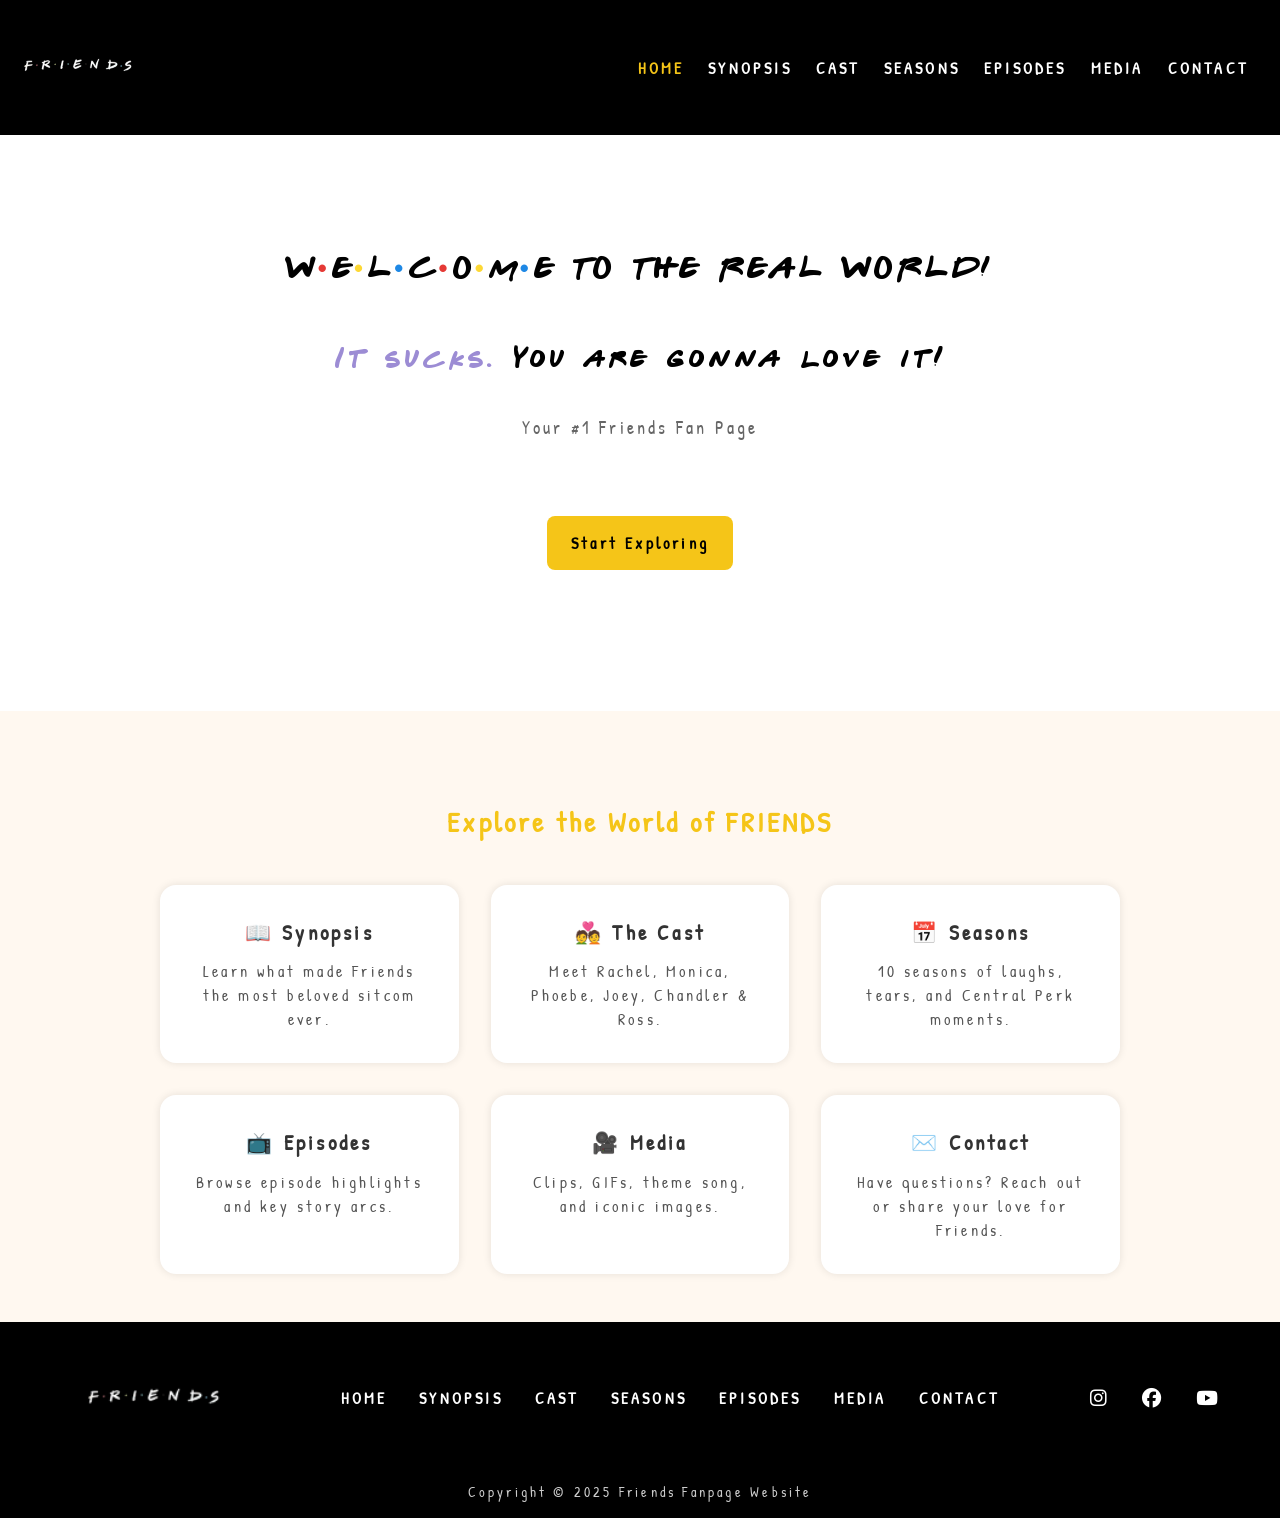
<file: index.html>
<!DOCTYPE html>
<html lang="en">
<head>
    <meta charset="UTF-8">
    <meta name="viewport" content="width=device-width, initial-scale=1.0">
    <title>Friends Fan Page</title>
    <link rel="stylesheet" href="css/styles.css">
    <link href="https://fonts.googleapis.com/css2?family=Patrick+Hand&display=swap" rel="stylesheet">
    <link rel="stylesheet" href="https://cdnjs.cloudflare.com/ajax/libs/font-awesome/6.5.0/css/all.min.css">
</head>
<body id="top">
    <div class="navbar">
        <div class="nav-container">
            <a href="index.html" class="nav-logo">
                <img src="media/logo.png" alt="Friends Logo">
            </a>
            <input type="checkbox" id="nav-toggle" class="nav-toggle">
            <label for="nav-toggle" class="nav-burger">☰</label>
            <ul class="nav-links">
                <li><a href="index.html" class="active">Home</a></li>
                <li><a href="pages/synopsis.html">Synopsis</a></li>
                <li><a href="pages/cast.html">Cast</a></li>
                <li><a href="pages/seasons.html">Seasons</a></li>
                <li><a href="pages/episodes.html">Episodes</a></li>
                <li><a href="pages/media.html">Media</a></li>
                <li><a href="pages/contact.html">Contact</a></li>
            </ul>
        </div>
    </div>
    <div class="main-header">
        <h1 class="title">W<span class="red">•</span>E<span class="yellow">•</span>L<span class="blue">•</span>C<span class="dot red">•</span>O<span class="dot yellow">•</span>M<span class="dot blue">•</span>E TO THE REAL WORLD!</h1>
        <h2><span class="purple">It sucks.</span> You are gonna love it!</h2>
        <p>Your #1 Friends Fan Page</p>
        <a href="#explore" class="button">Start Exploring</a>
    </div>
    <section class="main-section" id="explore">
        <h2>Explore the World of FRIENDS</h2>
        <div class="cards">
        <a href="pages/synopsis.html" class="card">
            <h3>📖 Synopsis</h3>
            <p>Learn what made Friends the most beloved sitcom ever.</p>
        </a>
        <a href="pages/cast.html" class="card">
            <h3>💑 The Cast</h3>
            <p>Meet Rachel, Monica, Phoebe, Joey, Chandler & Ross.</p>
        </a>
        <a href="pages/seasons.html" class="card">
            <h3>📅 Seasons</h3>
            <p>10 seasons of laughs, tears, and Central Perk moments.</p>
        </a>
        <a href="pages/episodes.html" class="card">
            <h3>📺 Episodes</h3>
            <p>Browse episode highlights and key story arcs.</p>
        </a>
        <a href="pages/media.html" class="card">
            <h3>🎥 Media</h3>
            <p>Clips, GIFs, theme song, and iconic images.</p>
        </a>
        <a href="pages/contact.html" class="card">
            <h3>✉️ Contact</h3>
            <p>Have questions? Reach out or share your love for Friends.</p>
        </a>
        </div>
    </section>

    <footer class="site-footer">
        <div class="footer-top">
            <div class="footer-logo">
                <a href="index.html"><img src="media/logo.png" alt="Friends Logo"></a>
            </div>

            <ul class="footer-nav">
                <li><a href="index.html">Home</a></li>
                <li><a href="pages/synopsis.html">Synopsis</a></li>
                <li><a href="pages/cast.html">Cast</a></li>
                <li><a href="pages/seasons.html">Seasons</a></li>
                <li><a href="pages/episodes.html">Episodes</a></li>
                <li><a href="pages/media.html">Media</a></li>
                <li><a href="pages/contact.html">Contact</a></li>
            </ul>
            <a href="#top" class="back-to-top">Go the top↑</a>

            <div class="footer-socials">
                <a href="https://www.instagram.com/friends" target="_blank" aria-label="Instagram"><i class="fa-brands fa-instagram"></i></a>
                <a href="https://www.facebook.com/friends.tv" target="_blank" aria-label="Facebook"><i class="fa-brands fa-facebook"></i></a>
                <a href="https://www.youtube.com/@Friends" target="_blank" aria-label="YouTube"><i class="fa-brands fa-youtube"></i></a>
            </div>
        </div>

        <p class="footer-copy">Copyright &copy; 2025 Friends Fanpage Website</p>
    </footer>

</body>
</html>
</file>
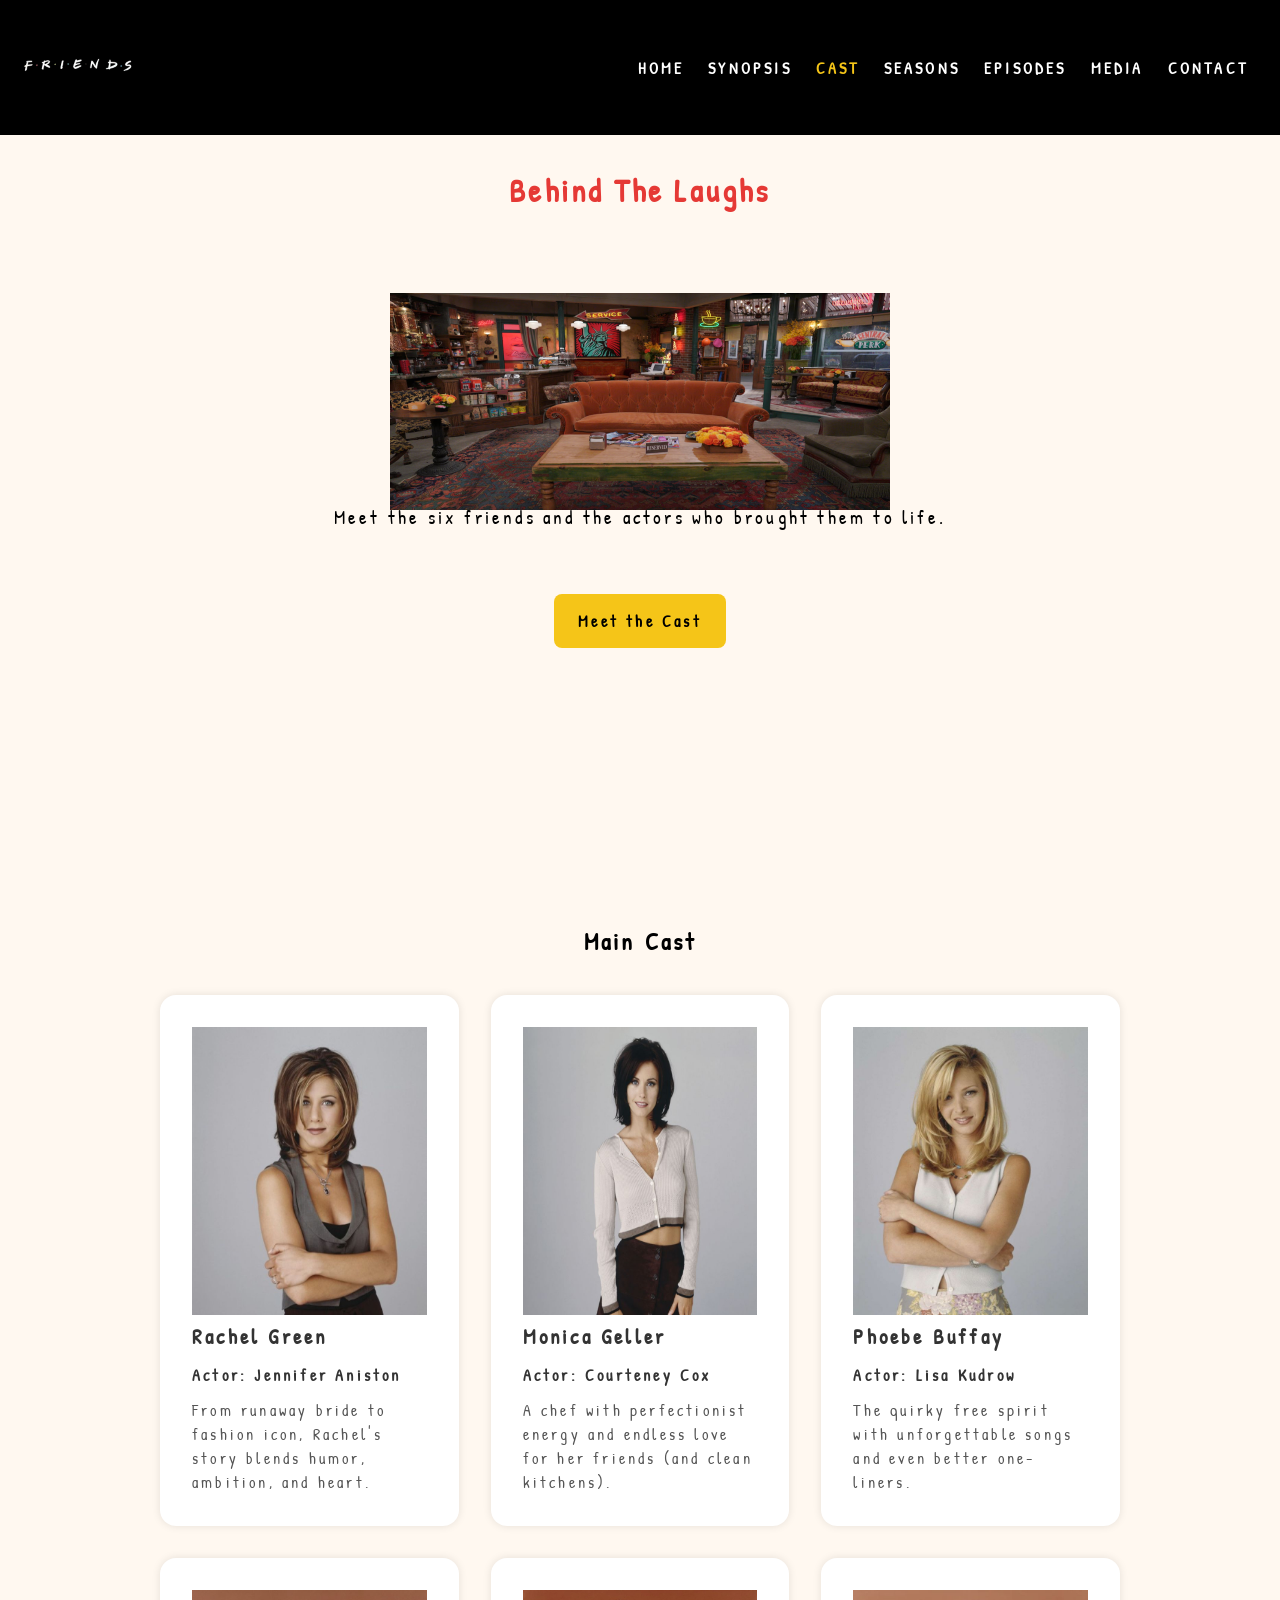
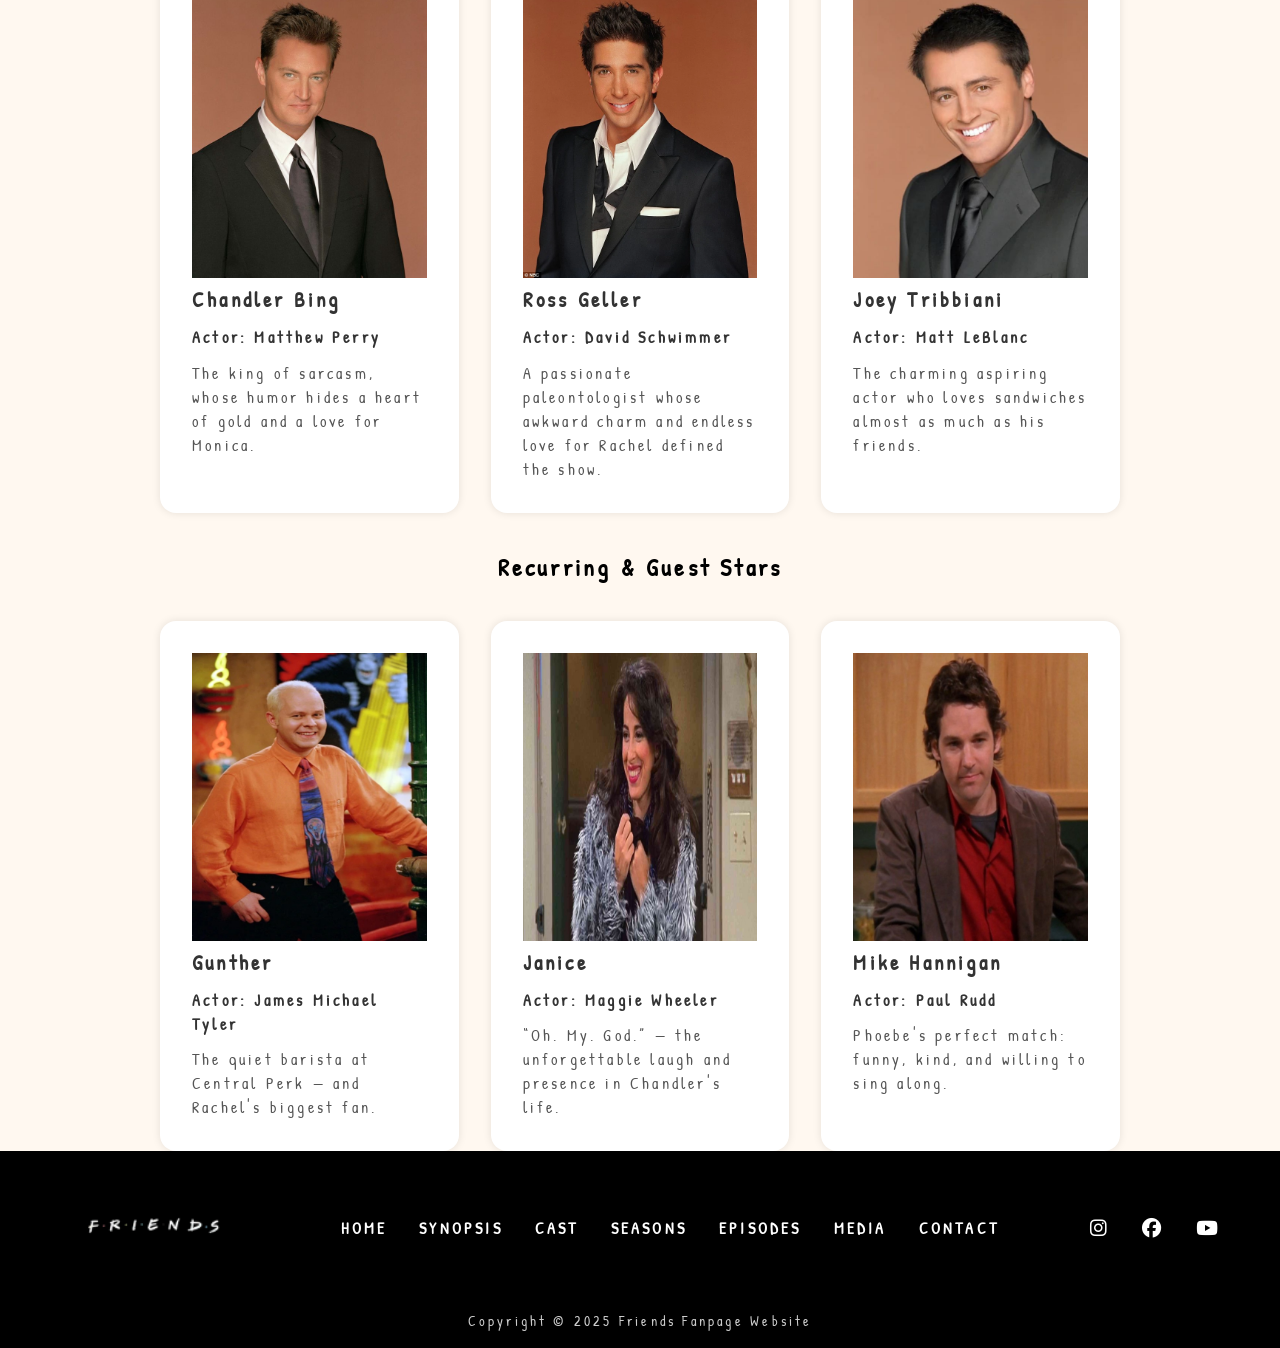
<file: pages/cast.html>
<!DOCTYPE html>
<html lang="en">
<head>
    <meta charset="UTF-8">
    <meta name="viewport" content="width=device-width, initial-scale=1.0">
    <title>Cast</title>
    <link rel="stylesheet" href="../css/styles.css">
    <link href="https://fonts.googleapis.com/css2?family=Patrick+Hand&display=swap" rel="stylesheet">
    <link rel="stylesheet" href="https://cdnjs.cloudflare.com/ajax/libs/font-awesome/6.5.0/css/all.min.css">
</head>
<body id="top">
    <div class="navbar">
        <div class="nav-container">
            <a href="../index.html" class="nav-logo">
                <img src="../media/logo.png" alt="Friends Logo">
            </a>
            <input type="checkbox" id="nav-toggle" class="nav-toggle">
            <label for="nav-toggle" class="nav-burger">☰</label>
            <ul class="nav-links">
                <li><a href="../index.html">Home</a></li>
                <li><a href="synopsis.html">Synopsis</a></li>
                <li><a href="cast.html" class="active">Cast</a></li>
                <li><a href="seasons.html">Seasons</a></li>
                <li><a href="episodes.html">Episodes</a></li>
                <li><a href="media.html">Media</a></li>
                <li><a href="contact.html">Contact</a></li>
            </ul>
        </div>
    </div>
    <header id="cast">
        <h1 class="red">Behind The Laughs</h1>
        <p>Meet the six friends and the actors who brought them to life.</p>
        <a href="#meet-cast" class="button">Meet the Cast</a> 
    </header>
    <section id="meet-cast">
        <h2>Main Cast</h2>
        <div class="cards">
            <div class="card">
                <img src="../media/rachael.jpg" alt="Rachel Green">
                <h3>Rachel Green</h3>
                <h4><strong>Actor:</strong> Jennifer Aniston</h4>
                <p>From runaway bride to fashion icon, Rachel's story blends humor, ambition, and heart.</p>
            </div>
            <div class="card">
                <img src="../media/monica.jpg" alt="Monica Geller">
                <h3>Monica Geller</h3>
                <h4><strong>Actor:</strong> Courteney Cox</h4>
                <p>A chef with perfectionist energy and endless love for her friends (and clean kitchens).</p>
            </div>
            <div class="card">
                <img src="../media/phoebe.jpg" alt="Phoebe Buffay">
                <h3>Phoebe Buffay</h3>
                <h4><strong>Actor:</strong> Lisa Kudrow</h4>
                <p>The quirky free spirit with unforgettable songs and even better one-liners.</p>
            </div>
            <div class="card">
                <img src="../media/chandler.jpg" alt="Chandler Bing">
                <h3>Chandler Bing</h3>
                <h4><strong>Actor:</strong> Matthew Perry</h4>
                <p>The king of sarcasm, whose humor hides a heart of gold and a love for Monica.</p>
            </div>
            <div class="card">
                <img src="../media/ross.webp" alt="Ross Geller">
                <h3>Ross Geller</h3>
                <h4><strong>Actor:</strong> David Schwimmer</h4>
                <p>A passionate paleontologist whose awkward charm and endless love for Rachel defined the show.</p>
            </div>
            <div class="card">
                <img src="../media/joey.jpg" alt="Joey Tribbiani">
                <h3>Joey Tribbiani</h3>
                <h4><strong>Actor:</strong> Matt LeBlanc</h4>
                <p>The charming aspiring actor who loves sandwiches almost as much as his friends.</p>
            </div>
        </div>

        <h2>Recurring & Guest Stars</h2>
        <div class="cards">
            <div class="card">
                <img src="../media/gunther.jpg" alt="Gunther">
                <h3>Gunther</h3>
                <h4><strong>Actor:</strong> James Michael Tyler</h4>
                <p>The quiet barista at Central Perk — and Rachel's biggest fan.</p>
            </div>
            <div class="card">
                <img src="../media/janice.jpg" alt="Janice">
                <h3>Janice</h3>
                <h4><strong>Actor:</strong> Maggie Wheeler</h4>
                <p>“Oh. My. God.” — the unforgettable laugh and presence in Chandler's life.</p>
            </div>
            <div class="card">
                <img src="../media/mike.jpg" alt="Mike Hannigan">
                <h3>Mike Hannigan</h3>
                <h4><strong>Actor:</strong> Paul Rudd</h4>
                <p>Phoebe's perfect match: funny, kind, and willing to sing along.</p>
            </div>
        </div>
    </section>
    <footer class="site-footer">
        <div class="footer-top">
            <div class="footer-logo">
                <a href="../index.html"><img src="../media/logo.png" alt="Friends Logo"></a>
            </div>

            <ul class="footer-nav">
                <li><a href="../index.html">Home</a></li>
                <li><a href="synopsis.html">Synopsis</a></li>
                <li><a href="cast.html">Cast</a></li>
                <li><a href="seasons.html">Seasons</a></li>
                <li><a href="episodes.html">Episodes</a></li>
                <li><a href="media.html">Media</a></li>
                <li><a href="contact.html">Contact</a></li>
            </ul>
            <a href="#top" class="back-to-top">Go the top↑</a>

            <div class="footer-socials">
                <a href="https://www.instagram.com/friends" target="_blank" aria-label="Instagram"><i class="fa-brands fa-instagram"></i></a>
                <a href="https://www.facebook.com/friends.tv" target="_blank" aria-label="Facebook"><i class="fa-brands fa-facebook"></i></a>
                <a href="https://www.youtube.com/@Friends" target="_blank" aria-label="YouTube"><i class="fa-brands fa-youtube"></i></a>
            </div>
        </div>

        <p class="footer-copy">Copyright &copy; 2025 Friends Fanpage Website</p>
    </footer>
</body>
</html>
</file>
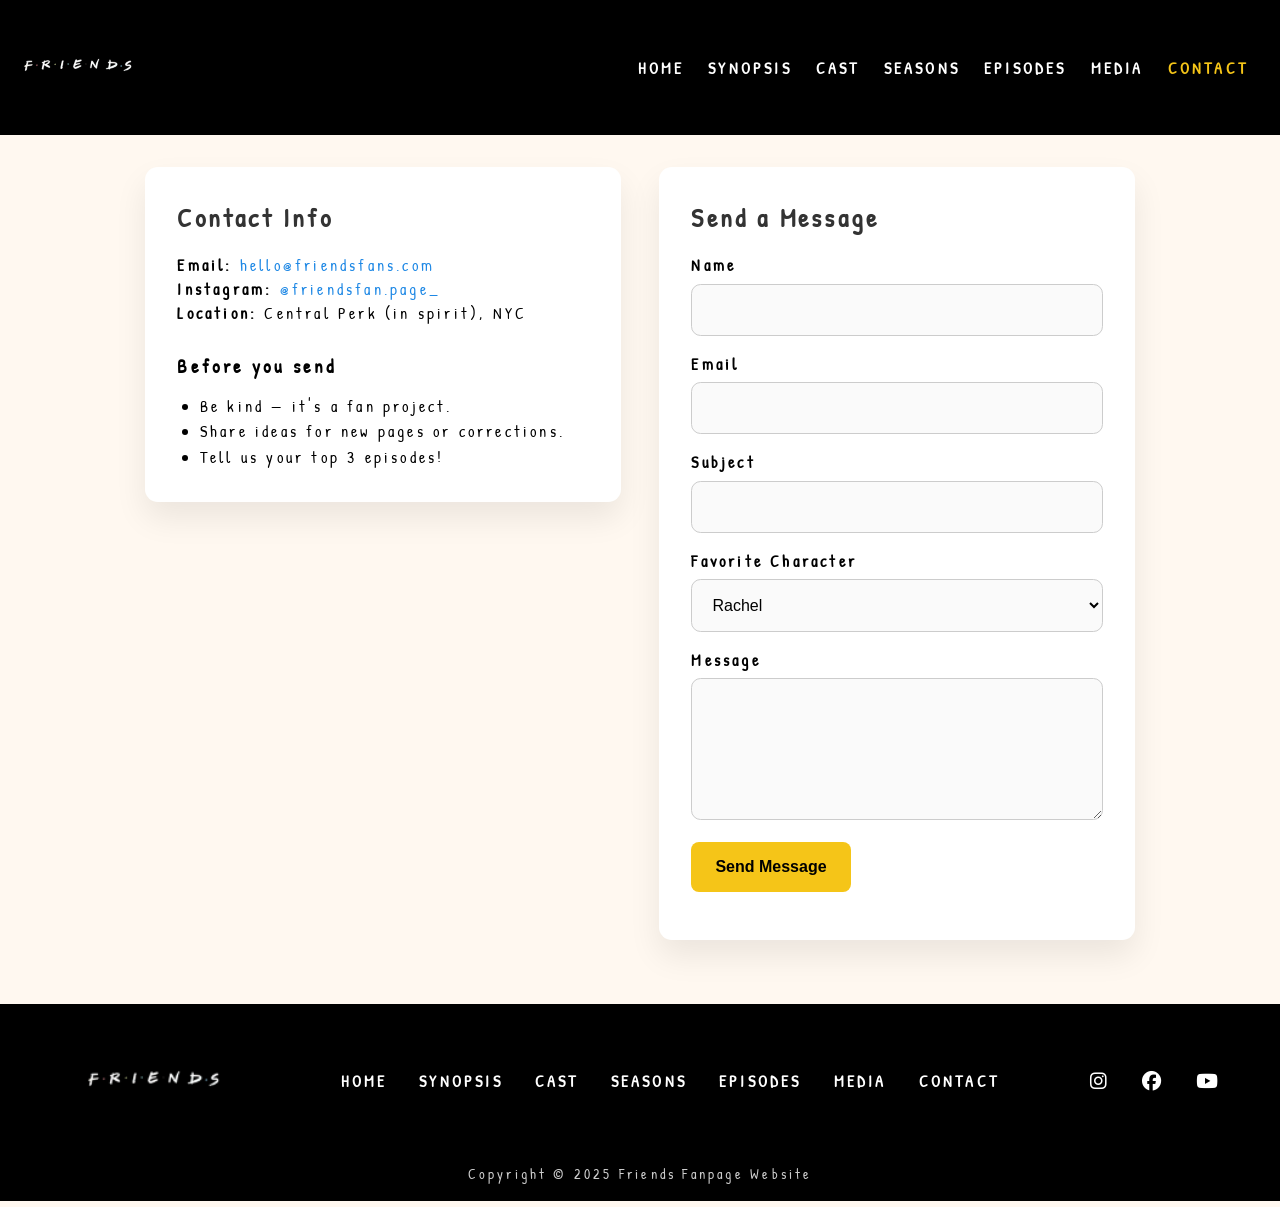
<file: pages/contact.html>
<!DOCTYPE html>
<html lang="en">
<head>
    <meta charset="UTF-8">
    <meta name="viewport" content="width=device-width, initial-scale=1.0">
    <title>Media</title>
    <link rel="stylesheet" href="../css/styles.css">
    <link href="https://fonts.googleapis.com/css2?family=Patrick+Hand&display=swap" rel="stylesheet">
    <link rel="stylesheet" href="https://cdnjs.cloudflare.com/ajax/libs/font-awesome/6.5.0/css/all.min.css">
</head>
<body id="top">
    <div class="navbar">
        <div class="nav-container">
            <a href="../index.html" class="nav-logo">
                <img src="../media/logo.png" alt="Friends Logo">
            </a>
            <input type="checkbox" id="nav-toggle" class="nav-toggle">
            <label for="nav-toggle" class="nav-burger">☰</label>
            <ul class="nav-links">
                <li><a href="../index.html">Home</a></li>
                <li><a href="synopsis.html">Synopsis</a></li>
                <li><a href="cast.html">Cast</a></li>
                <li><a href="seasons.html">Seasons</a></li>
                <li><a href="episodes.html">Episodes</a></li>
                <li><a href="media.html">Media</a></li>
                <li><a href="contact.html" class="active">Contact</a></li>
            </ul>
        </div>
    </div>
    <header>

    </header>
    <section>
        <div class="contact-wrap">
            <div class="contact-info">
                <h2>Contact Info</h2>
                <p><strong>Email:</strong> <a href="mailto:hello@friendsfans.com">hello@friendsfans.com</a></p>
                <p><strong>Instagram:</strong> <a href="https://www.instagram.com/friendsfan.page__?utm_source=ig_web_button_share_sheet&igsh=ZDNlZDc0MzIxNw==" target="_blank" rel="noopener">@friendsfan.page_</a></p>
                <p><strong>Location:</strong> Central Perk (in spirit), NYC</p>

                <h3 style="margin-top:1.5em">Before you send</h3>
                <ul class="contact-list">
                <li>Be kind — it's a fan project.</li>
                <li>Share ideas for new pages or corrections.</li>
                <li>Tell us your top 3 episodes!</li>
                </ul>
            </div>

            <div class="contact-form">
                <h2>Send a Message</h2>

                <form action="mailto:hello@friendsfansite.example" method="post" enctype="text/plain">
                <label for="name">Name</label>
                <input id="name" name="Name" type="text" required>

                <label for="email">Email</label>
                <input id="email" name="Email" type="email" required>

                <label for="subject">Subject</label>
                <input id="subject" name="Subject" type="text" required>

                <label for="character">Favorite Character</label>
                <select id="character" name="Favorite Character">
                    <option value="Rachel">Rachel</option>
                    <option value="Monica">Monica</option>
                    <option value="Phoebe">Phoebe</option>
                    <option value="Joey">Joey</option>
                    <option value="Chandler">Chandler</option>
                    <option value="Ross">Ross</option>
                </select>

                <label for="message">Message</label>
                <textarea id="message" name="Message" rows="6" required></textarea>

                <button type="submit" class="button">Send Message</button>
                </form>
            </div>
        </div>
    </section>
    <footer class="site-footer">
        <div class="footer-top">
            <div class="footer-logo">
                <a href="../index.html"><img src="../media/logo.png" alt="Friends Logo"></a>
            </div>

            <ul class="footer-nav">
                <li><a href="../index.html">Home</a></li>
                <li><a href="synopsis.html">Synopsis</a></li>
                <li><a href="cast.html">Cast</a></li>
                <li><a href="seasons.html">Seasons</a></li>
                <li><a href="episodes.html">Episodes</a></li>
                <li><a href="media.html">Media</a></li>
                <li><a href="contact.html">Contact</a></li>
            </ul>
            <a href="#top" class="back-to-top">Go the top↑</a>

            <div class="footer-socials">
                <a href="https://www.instagram.com/friends" target="_blank" aria-label="Instagram"><i class="fa-brands fa-instagram"></i></a>
                <a href="https://www.facebook.com/friends.tv" target="_blank" aria-label="Facebook"><i class="fa-brands fa-facebook"></i></a>
                <a href="https://www.youtube.com/@Friends" target="_blank" aria-label="YouTube"><i class="fa-brands fa-youtube"></i></a>
            </div>
        </div>

        <p class="footer-copy">Copyright &copy; 2025 Friends Fanpage Website</p>
    </footer>
</body>
</html>
</file>
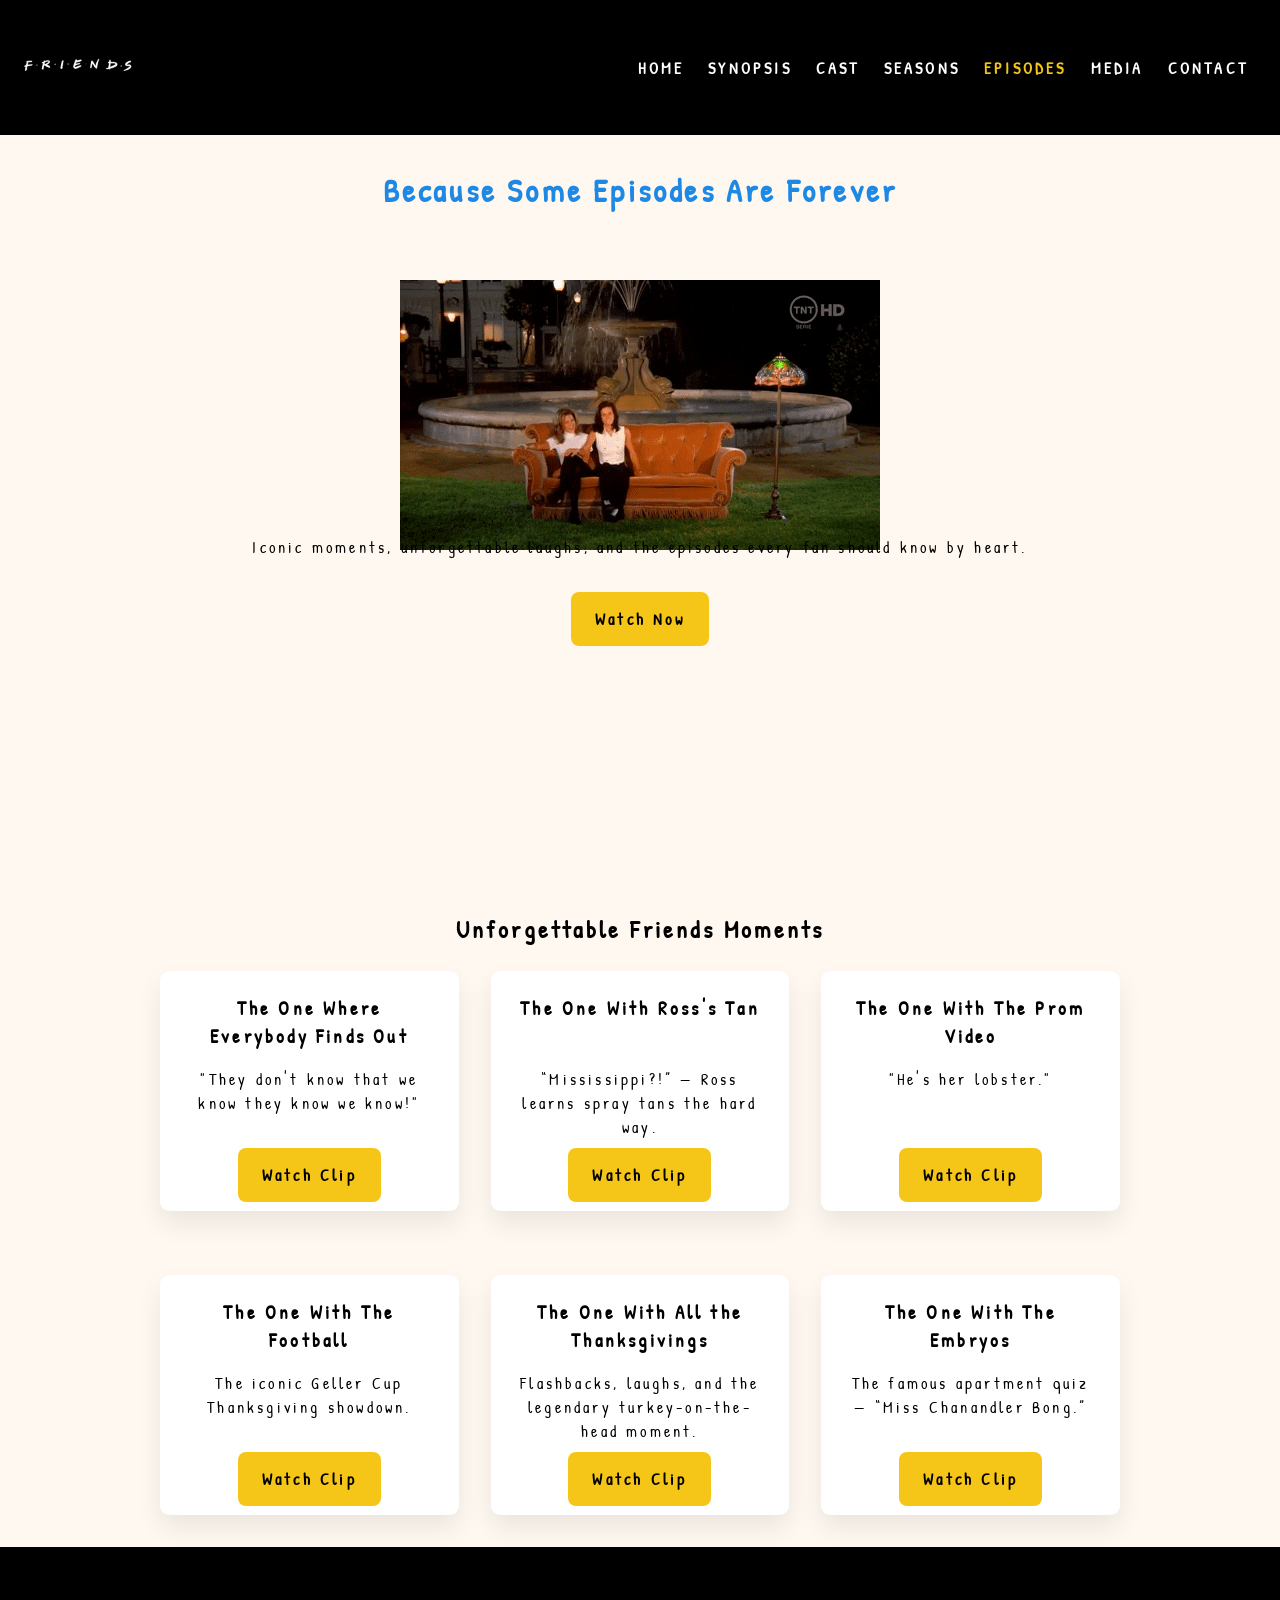
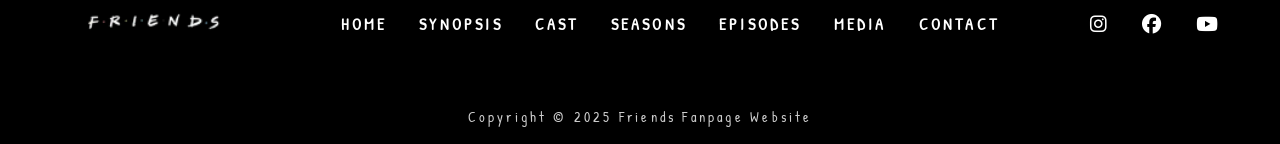
<file: pages/episodes.html>
<!DOCTYPE html>
<html lang="en">
<head>
    <meta charset="UTF-8">
    <meta name="viewport" content="width=device-width, initial-scale=1.0">
    <title>Episodes</title>
    <link rel="stylesheet" href="../css/styles.css">
    <link href="https://fonts.googleapis.com/css2?family=Patrick+Hand&display=swap" rel="stylesheet">
    <link rel="stylesheet" href="https://cdnjs.cloudflare.com/ajax/libs/font-awesome/6.5.0/css/all.min.css">
</head>
<body id="top">
    <div class="navbar">
        <div class="nav-container">
            <a href="../index.html" class="nav-logo">
                <img src="../media/logo.png" alt="Friends Logo">
            </a>
            <input type="checkbox" id="nav-toggle" class="nav-toggle">
            <label for="nav-toggle" class="nav-burger">☰</label>
            <ul class="nav-links">
                <li><a href="../index.html">Home</a></li>
                <li><a href="synopsis.html">Synopsis</a></li>
                <li><a href="cast.html">Cast</a></li>
                <li><a href="seasons.html">Seasons</a></li>
                <li><a href="episodes.html" class="active">Episodes</a></li>
                <li><a href="media.html">Media</a></li>
                <li><a href="contact.html">Contact</a></li>
            </ul>
        </div>
    </div>
    <header id="episodes">
        <h1 class="blue">Because Some Episodes Are Forever</h1>
        <p>Iconic moments, unforgettable laughs, and the episodes every fan should know by heart.</p>
        <a href="#watch-episodes" class="button">Watch Now</a>
    </header>
    <section id="watch-episodes">
        <h2>Unforgettable Friends Moments</h2>
        <div class="cards">
            <div class="episode-card">
                <h3>The One Where Everybody Finds Out</h3>
                <p>"They don't know that we know they know we know!"</p>
                <a href="https://www.youtube.com/watch?v=V02eAiYZB7g" target="_blank" class="button">Watch Clip</a>
            </div>
            <div class="episode-card">
                <h3>The One With Ross's Tan</h3>
                <p>“Mississippi?!” — Ross learns spray tans the hard way.</p>
                <a href="https://www.youtube.com/watch?v=hc1C0I6x3lI" target="_blank" class="button">Watch Clip</a>
            </div>
            <div class="episode-card">
                <h3>The One With The Prom Video</h3>
                <p>"He's her lobster."</p>
                <a href="https://www.youtube.com/watch?v=PvzA98Zoup4" target="_blank" class="button">Watch Clip</a>
            </div>
            <div class="episode-card">
                <h3>The One With The Football</h3>
                <p>The iconic Geller Cup Thanksgiving showdown.</p>
                <a href="https://www.youtube.com/watch?v=0M06pw25LPU" target="_blank" class="button">Watch Clip</a>
            </div>
            <div class="episode-card">
                <h3>The One With All the Thanksgivings</h3>
                <p>Flashbacks, laughs, and the legendary turkey-on-the-head moment.</p>
                <a href="https://www.youtube.com/watch?v=Yy1N8vMA4U0" target="_blank" class="button">Watch Clip</a>
            </div>
            <div class="episode-card">
                <h3>The One With The Embryos</h3>
                <p>The famous apartment quiz — “Miss Chanandler Bong.”</p>
                <a href="https://www.youtube.com/watch?v=zqW8x0iVf0E" target="_blank" class="button">Watch Clip</a>
            </div>
        </div>

    </section>
    <footer class="site-footer">
        <div class="footer-top">
            <div class="footer-logo">
                <a href="../index.html"><img src="../media/logo.png" alt="Friends Logo"></a>
            </div>

            <ul class="footer-nav">
                <li><a href="../index.html">Home</a></li>
                <li><a href="synopsis.html">Synopsis</a></li>
                <li><a href="cast.html">Cast</a></li>
                <li><a href="seasons.html">Seasons</a></li>
                <li><a href="episodes.html">Episodes</a></li>
                <li><a href="media.html">Media</a></li>
                <li><a href="contact.html">Contact</a></li>
            </ul>
            <a href="#top" class="back-to-top">Go the top↑</a>

            <div class="footer-socials">
                <a href="https://www.instagram.com/friends" target="_blank" aria-label="Instagram"><i class="fa-brands fa-instagram"></i></a>
                <a href="https://www.facebook.com/friends.tv" target="_blank" aria-label="Facebook"><i class="fa-brands fa-facebook"></i></a>
                <a href="https://www.youtube.com/@Friends" target="_blank" aria-label="YouTube"><i class="fa-brands fa-youtube"></i></a>
            </div>
        </div>

        <p class="footer-copy">Copyright &copy; 2025 Friends Fanpage Website</p>
    </footer>
</body>
</html>
</file>
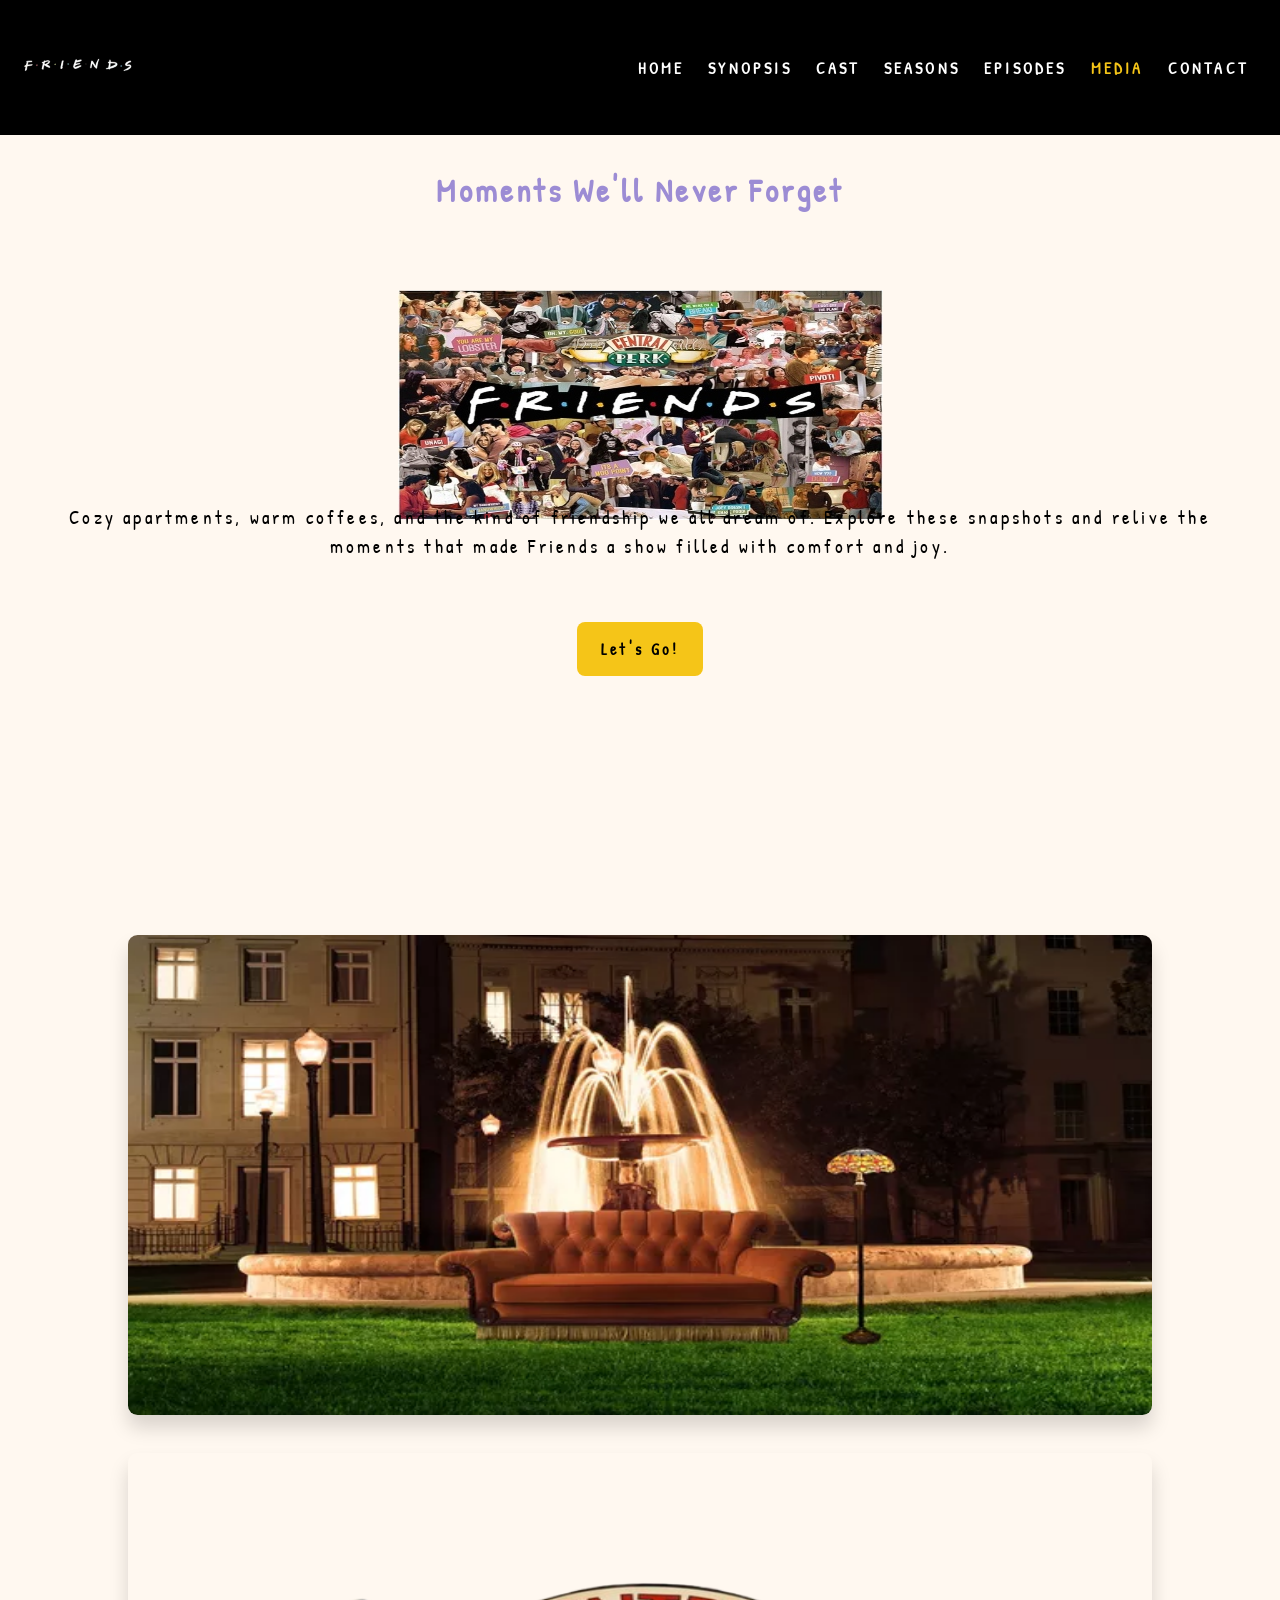
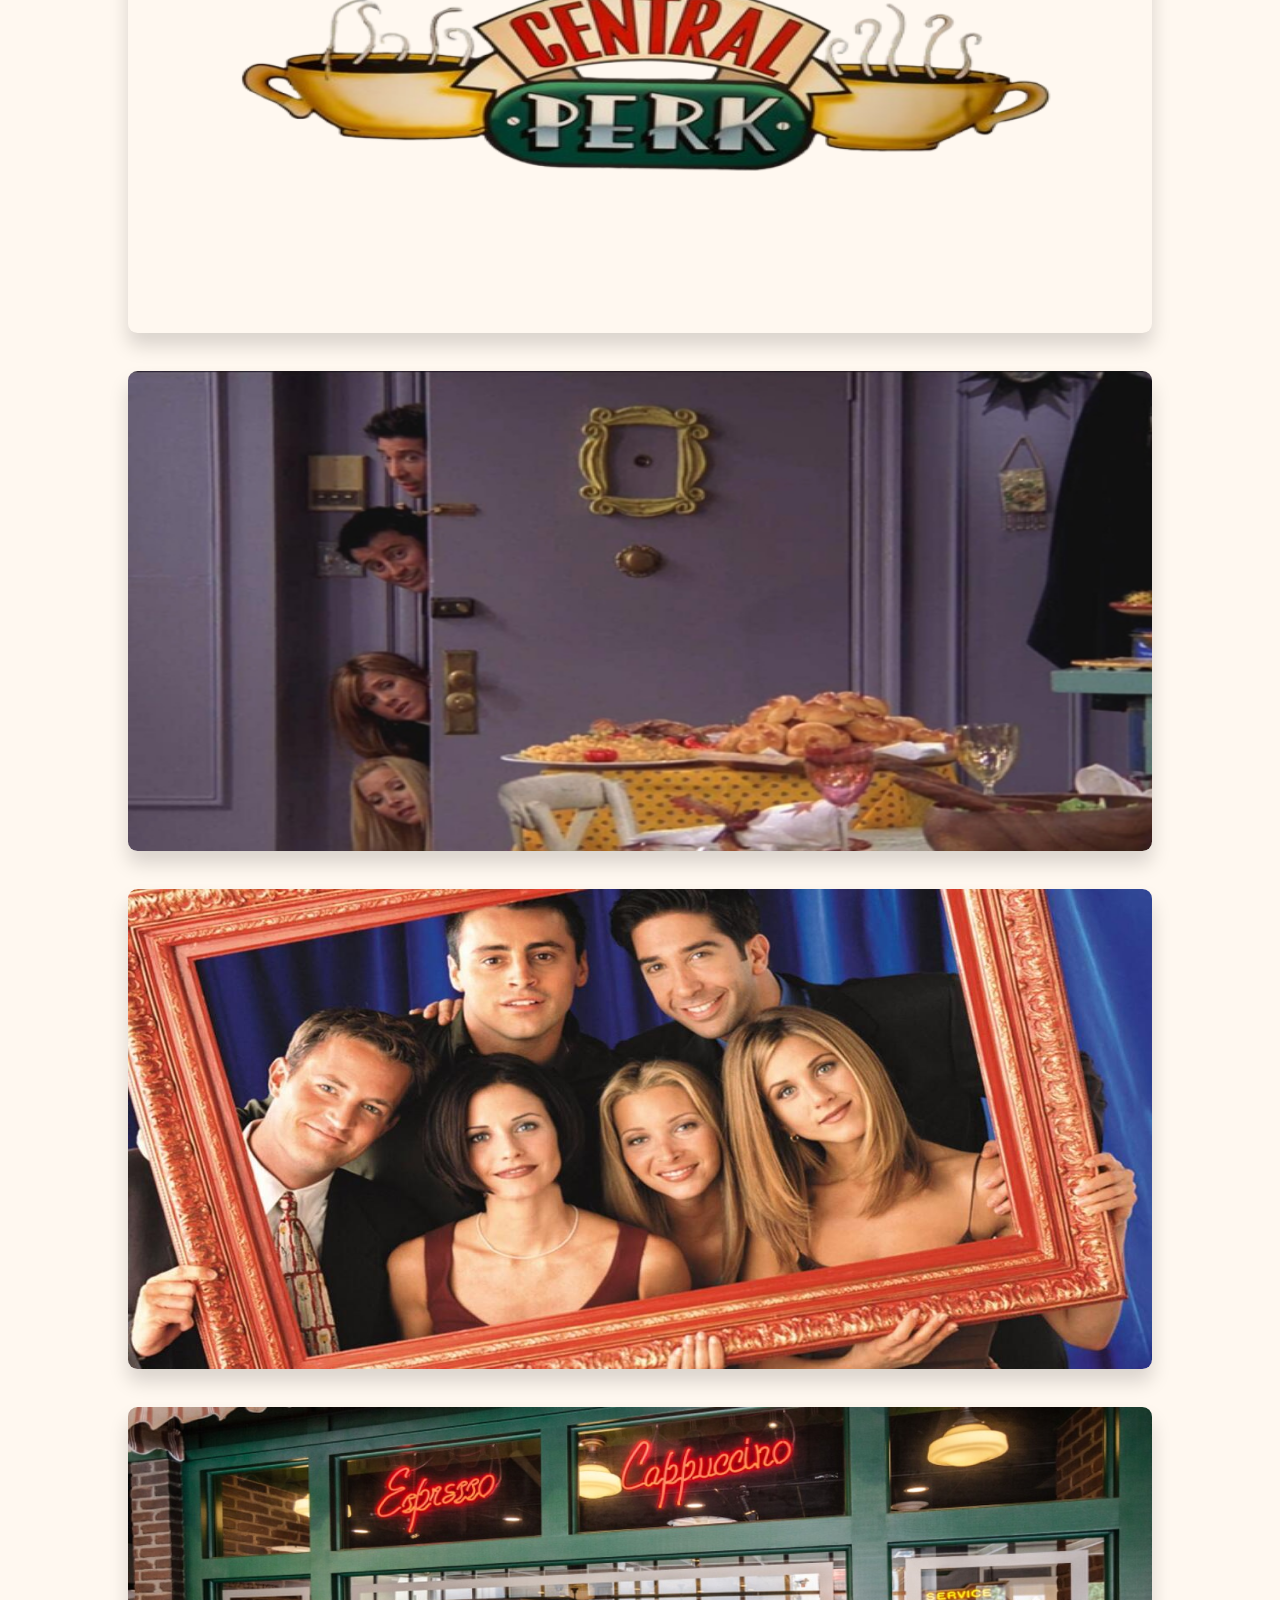
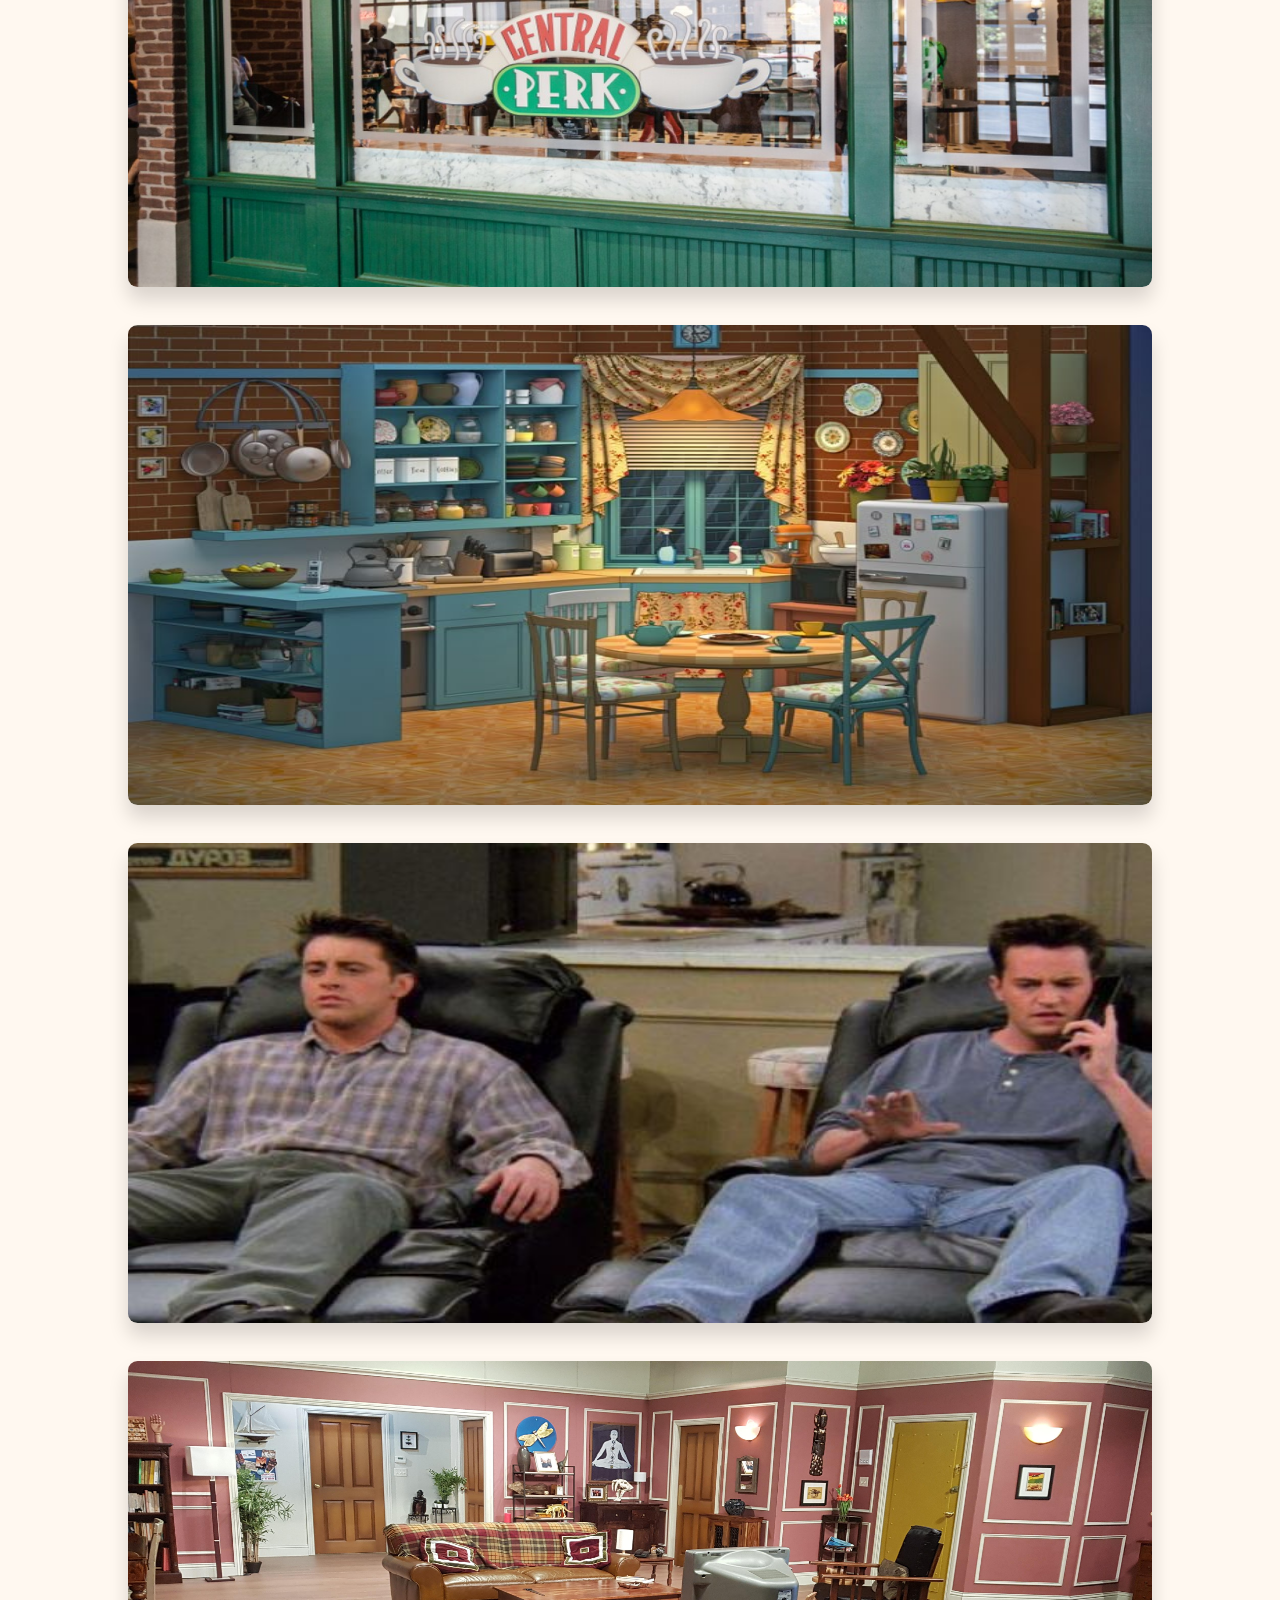
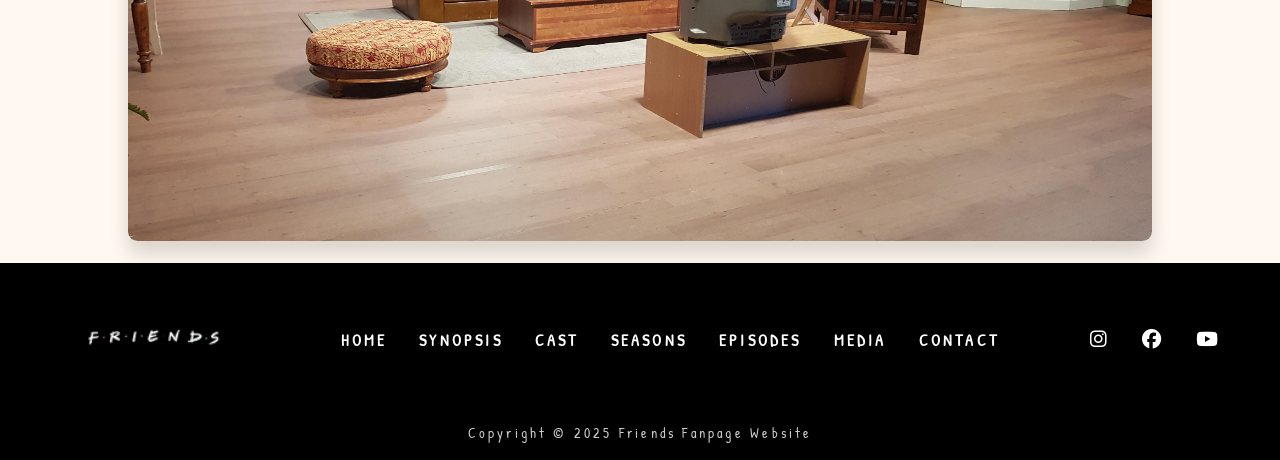
<file: pages/media.html>
<!DOCTYPE html>
<html lang="en">
<head>
    <meta charset="UTF-8">
    <meta name="viewport" content="width=device-width, initial-scale=1.0">
    <title>Media</title>
    <link rel="stylesheet" href="../css/styles.css">
    <link href="https://fonts.googleapis.com/css2?family=Patrick+Hand&display=swap" rel="stylesheet">
    <link rel="stylesheet" href="https://cdnjs.cloudflare.com/ajax/libs/font-awesome/6.5.0/css/all.min.css">
</head>
<body id="top">
    <div class="navbar">
        <div class="nav-container">
            <a href="../index.html" class="nav-logo">
                <img src="../media/logo.png" alt="Friends Logo">
            </a>
            <input type="checkbox" id="nav-toggle" class="nav-toggle">
            <label for="nav-toggle" class="nav-burger">☰</label>
            <ul class="nav-links">
                <li><a href="../index.html">Home</a></li>
                <li><a href="synopsis.html">Synopsis</a></li>
                <li><a href="cast.html">Cast</a></li>
                <li><a href="seasons.html">Seasons</a></li>
                <li><a href="episodes.html">Episodes</a></li>
                <li><a href="media.html" class="active">Media</a></li>
                <li><a href="contact.html">Contact</a></li>
            </ul>
        </div>
    </div>
    <header id="media">
        <h1 class="purple">Moments We'll Never Forget</h1>
        <p>Cozy apartments, warm coffees, and the kind of friendship we all dream of. Explore these snapshots and relive the moments that made Friends a show filled with comfort and joy.</p>
        <a href="#gallery" class="button">Let's Go!</a>
    </header>
    <section id="gallery">
        <div class="media-gallery">
            <img src="../media/couch.webp" alt="The friends on the couch">
            <img src="../media/central-perk.png" alt="Central Perk interior">
            <img src="../media/monica's-door.png" alt="Monica's apartment door">
            <img src="../media/friends.jpeg" alt="Group photo of the six friends">
            <img src="../media/central-perk-outside.png" alt="Central Perk exterior">
            <img src="../media/monica's-kitchen.jpg" alt="Monica's kitchen">
            <img src="../media/joey-chandler-recliners.jpg" alt="Joey and Chandler's recliners">
            <img src="../media/Ross-apartment.jpg" alt="Ross's apartment">
        </div>
    </section>
    <footer class="site-footer">
        <div class="footer-top">
            <div class="footer-logo">
                <a href="../index.html"><img src="../media/logo.png" alt="Friends Logo"></a>
            </div>

            <ul class="footer-nav">
                <li><a href="../index.html">Home</a></li>
                <li><a href="synopsis.html">Synopsis</a></li>
                <li><a href="cast.html">Cast</a></li>
                <li><a href="seasons.html">Seasons</a></li>
                <li><a href="episodes.html">Episodes</a></li>
                <li><a href="media.html">Media</a></li>
                <li><a href="contact.html">Contact</a></li>
            </ul>
            <a href="#top" class="back-to-top">Go the top↑</a>

            <div class="footer-socials">
                <a href="https://www.instagram.com/friends" target="_blank" aria-label="Instagram"><i class="fa-brands fa-instagram"></i></a>
                <a href="https://www.facebook.com/friends.tv" target="_blank" aria-label="Facebook"><i class="fa-brands fa-facebook"></i></a>
                <a href="https://www.youtube.com/@Friends" target="_blank" aria-label="YouTube"><i class="fa-brands fa-youtube"></i></a>
            </div>
        </div>

        <p class="footer-copy">Copyright &copy; 2025 Friends Fanpage Website</p>
    </footer>
</body>
</html>
</file>
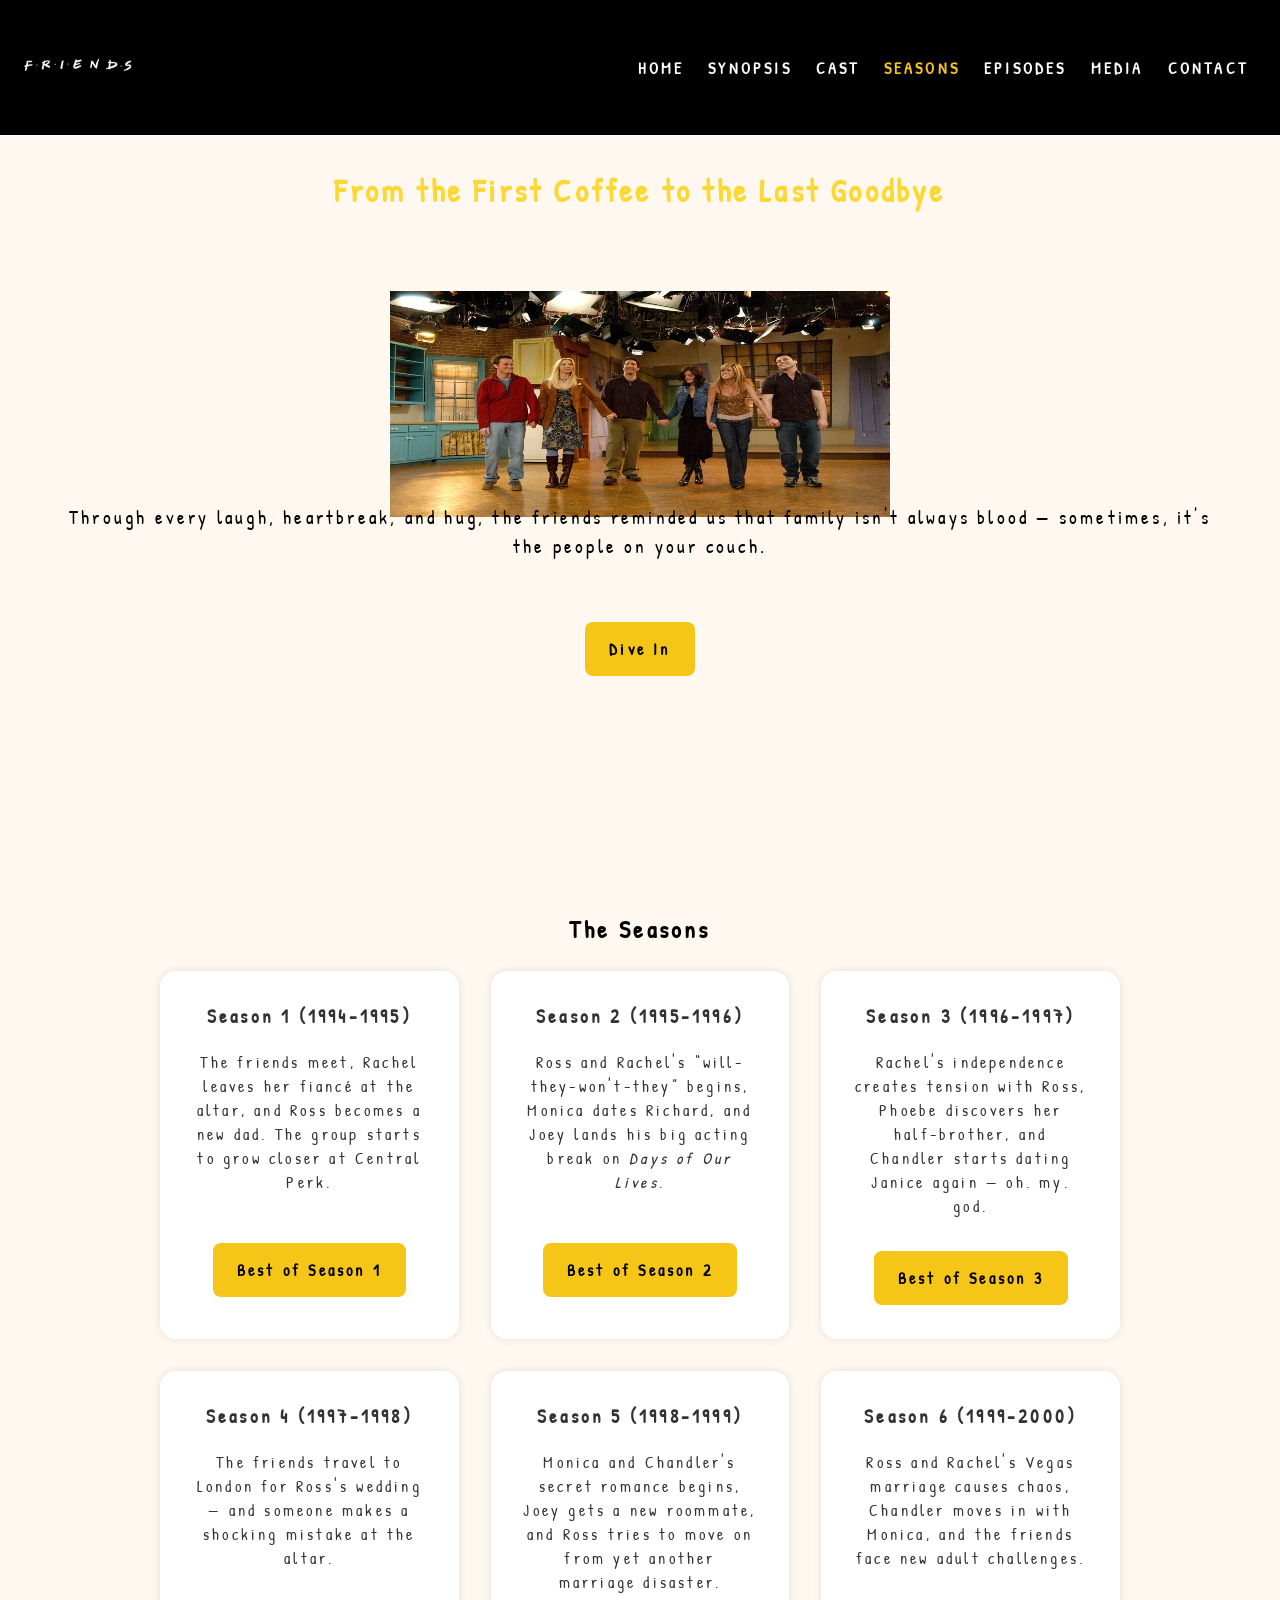
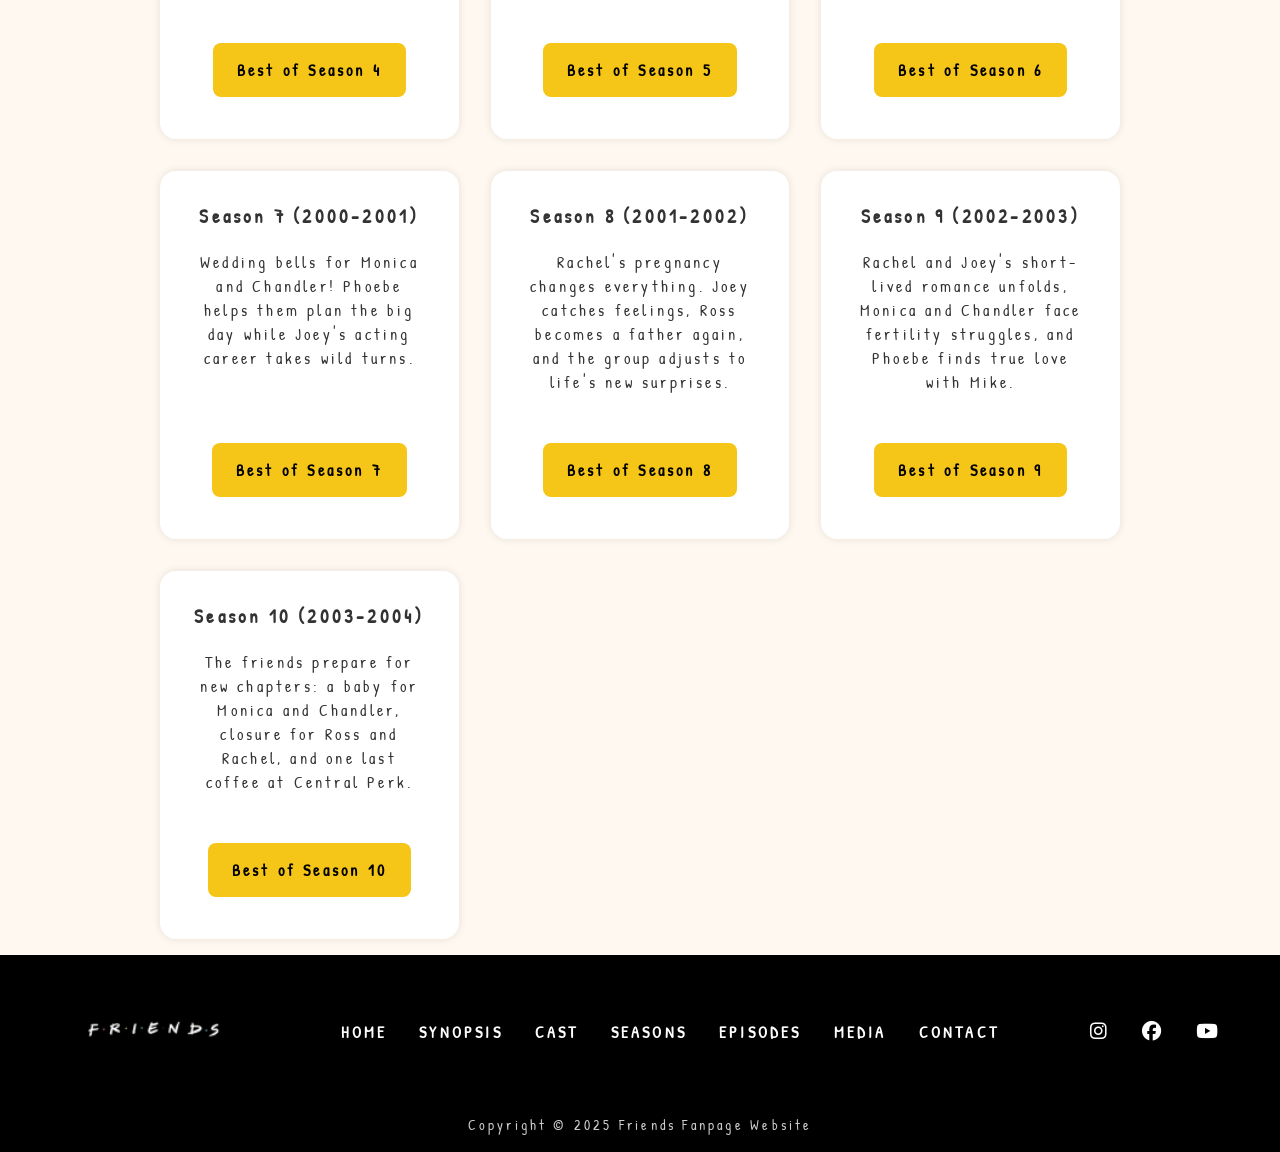
<file: pages/seasons.html>
<!DOCTYPE html>
<html lang="en">
<head>
    <meta charset="UTF-8">
    <meta name="viewport" content="width=device-width, initial-scale=1.0">
    <title>Seasons</title>
    <link rel="stylesheet" href="../css/styles.css">
    <link href="https://fonts.googleapis.com/css2?family=Patrick+Hand&display=swap" rel="stylesheet">
    <link rel="stylesheet" href="https://cdnjs.cloudflare.com/ajax/libs/font-awesome/6.5.0/css/all.min.css">
</head>
<body id="top">
    <div class="navbar">
        <div class="nav-container">
            <a href="../index.html" class="nav-logo">
                <img src="../media/logo.png" alt="Friends Logo">
            </a>
            <input type="checkbox" id="nav-toggle" class="nav-toggle">
            <label for="nav-toggle" class="nav-burger">☰</label>
            <ul class="nav-links">
                <li><a href="../index.html">Home</a></li>
                <li><a href="synopsis.html">Synopsis</a></li>
                <li><a href="cast.html">Cast</a></li>
                <li><a href="seasons.html" class="active">Seasons</a></li>
                <li><a href="episodes.html">Episodes</a></li>
                <li><a href="media.html">Media</a></li>
                <li><a href="contact.html">Contact</a></li>
            </ul>
        </div>
    </div>
    <header id="seasons">
        <h1 class="yellow">From the First Coffee to the Last Goodbye</h1>
        <p>Through every laugh, heartbreak, and hug, the friends reminded us that family isn't always blood — sometimes, it's the people on your couch.</p>
        <a href="#watch-seasons" class="button">Dive In</a>
    </header>
    <section id="watch-seasons">
        <h2>The Seasons</h2>
        <div class="cards">
          <div class="season-card">
            <h3>Season 1 (1994-1995)</h3>
            <p>The friends meet, Rachel leaves her fiancé at the altar, and Ross becomes a new dad. The group starts to grow closer at Central Perk.</p>
            <a href="https://youtu.be/kX-Ra3LJTqk?si=iP5s-I8hDkfTb32h" target="_blank" class="button">Best of Season 1</a>
          </div>
          <div class="season-card">
            <h3>Season 2 (1995-1996)</h3>
            <p>Ross and Rachel's “will-they-won't-they” begins, Monica dates Richard, and Joey lands his big acting break on <em>Days of Our Lives</em>.</p>
            <a href="https://youtu.be/g89O7wncv2w?si=OPkn4-U38rhCOKqn" target="_blank" class="button">Best of Season 2</a>
          </div>
          <div class="season-card">
            <h3>Season 3 (1996-1997)</h3>
            <p>Rachel's independence creates tension with Ross, Phoebe discovers her half-brother, and Chandler starts dating Janice again — oh. my. god.</p>
            <a href="https://youtu.be/p7hFShVzSOw?si=EEhjxbJC5sssGv4T" target="_blank" class="button">Best of Season 3</a>
          </div>
          <div class="season-card">
            <h3>Season 4 (1997-1998)</h3>
            <p>The friends travel to London for Ross's wedding — and someone makes a shocking mistake at the altar.</p>
            <a href="https://youtu.be/VobE0QHJ8Hg?si=iwV-KgonPEBrGz8S" target="_blank" class="button">Best of Season 4</a>
          </div>
          <div class="season-card">
            <h3>Season 5 (1998-1999)</h3>
            <p>Monica and Chandler's secret romance begins, Joey gets a new roommate, and Ross tries to move on from yet another marriage disaster.</p>
            <a href="https://youtu.be/wN4gu6_6lv4?si=mEBwW6YKLRw7QMSB" target="_blank" class="button">Best of Season 5</a>
          </div>
          <div class="season-card">
            <h3>Season 6 (1999-2000)</h3>
            <p>Ross and Rachel's Vegas marriage causes chaos, Chandler moves in with Monica, and the friends face new adult challenges.</p>
            <a href="https://youtu.be/quCT76XMFaE?si=lkNiviUKW0J498hY" target="_blank" class="button">Best of Season 6</a>
          </div>
          <div class="season-card">
            <h3>Season 7 (2000-2001)</h3>
            <p>Wedding bells for Monica and Chandler! Phoebe helps them plan the big day while Joey's acting career takes wild turns.</p>
            <a href="https://youtu.be/ztRgOQlSs5Q?si=aul0QtptlkwNmI6-" target="_blank" class="button">Best of Season 7</a>
          </div>
          <div class="season-card">
            <h3>Season 8 (2001-2002)</h3>
            <p>Rachel's pregnancy changes everything. Joey catches feelings, Ross becomes a father again, and the group adjusts to life's new surprises.</p>
            <a href="https://youtu.be/5EOjSQG24Q8?si=js7RqEX2pXPXmqvw" target="_blank" class="button">Best of Season 8</a>
          </div>
          <div class="season-card">
            <h3>Season 9 (2002-2003)</h3>
            <p>Rachel and Joey's short-lived romance unfolds, Monica and Chandler face fertility struggles, and Phoebe finds true love with Mike.</p>
            <a href="https://youtu.be/ewzCPIPsqE0?si=bCTQbTUL8xlaeq8x" target="_blank" class="button">Best of Season 9</a>
          </div>
          <div class="season-card">
            <h3>Season 10 (2003-2004)</h3>
            <p>The friends prepare for new chapters: a baby for Monica and Chandler, closure for Ross and Rachel, and one last coffee at Central Perk.</p>
            <a href="https://youtu.be/913r1OWIhRM?si=4MULxTS1mwD3TLic" target="_blank" class="button">Best of Season 10</a>
          </div>
        </div>
    </section>
    <footer class="site-footer">
        <div class="footer-top">
            <div class="footer-logo">
                <a href="../index.html"><img src="../media/logo.png" alt="Friends Logo"></a>
            </div>

            <ul class="footer-nav">
                <li><a href="../index.html">Home</a></li>
                <li><a href="synopsis.html">Synopsis</a></li>
                <li><a href="cast.html">Cast</a></li>
                <li><a href="seasons.html">Seasons</a></li>
                <li><a href="episodes.html">Episodes</a></li>
                <li><a href="media.html">Media</a></li>
                <li><a href="contact.html">Contact</a></li>
            </ul>
            <a href="#top" class="back-to-top">Go the top↑</a>

            <div class="footer-socials">
                <a href="https://www.instagram.com/friends" target="_blank" aria-label="Instagram"><i class="fa-brands fa-instagram"></i></a>
                <a href="https://www.facebook.com/friends.tv" target="_blank" aria-label="Facebook"><i class="fa-brands fa-facebook"></i></a>
                <a href="https://www.youtube.com/@Friends" target="_blank" aria-label="YouTube"><i class="fa-brands fa-youtube"></i></a>
            </div>
        </div>

        <p class="footer-copy">Copyright &copy; 2025 Friends Fanpage Website</p>
    </footer>
</body>
</html>
</file>
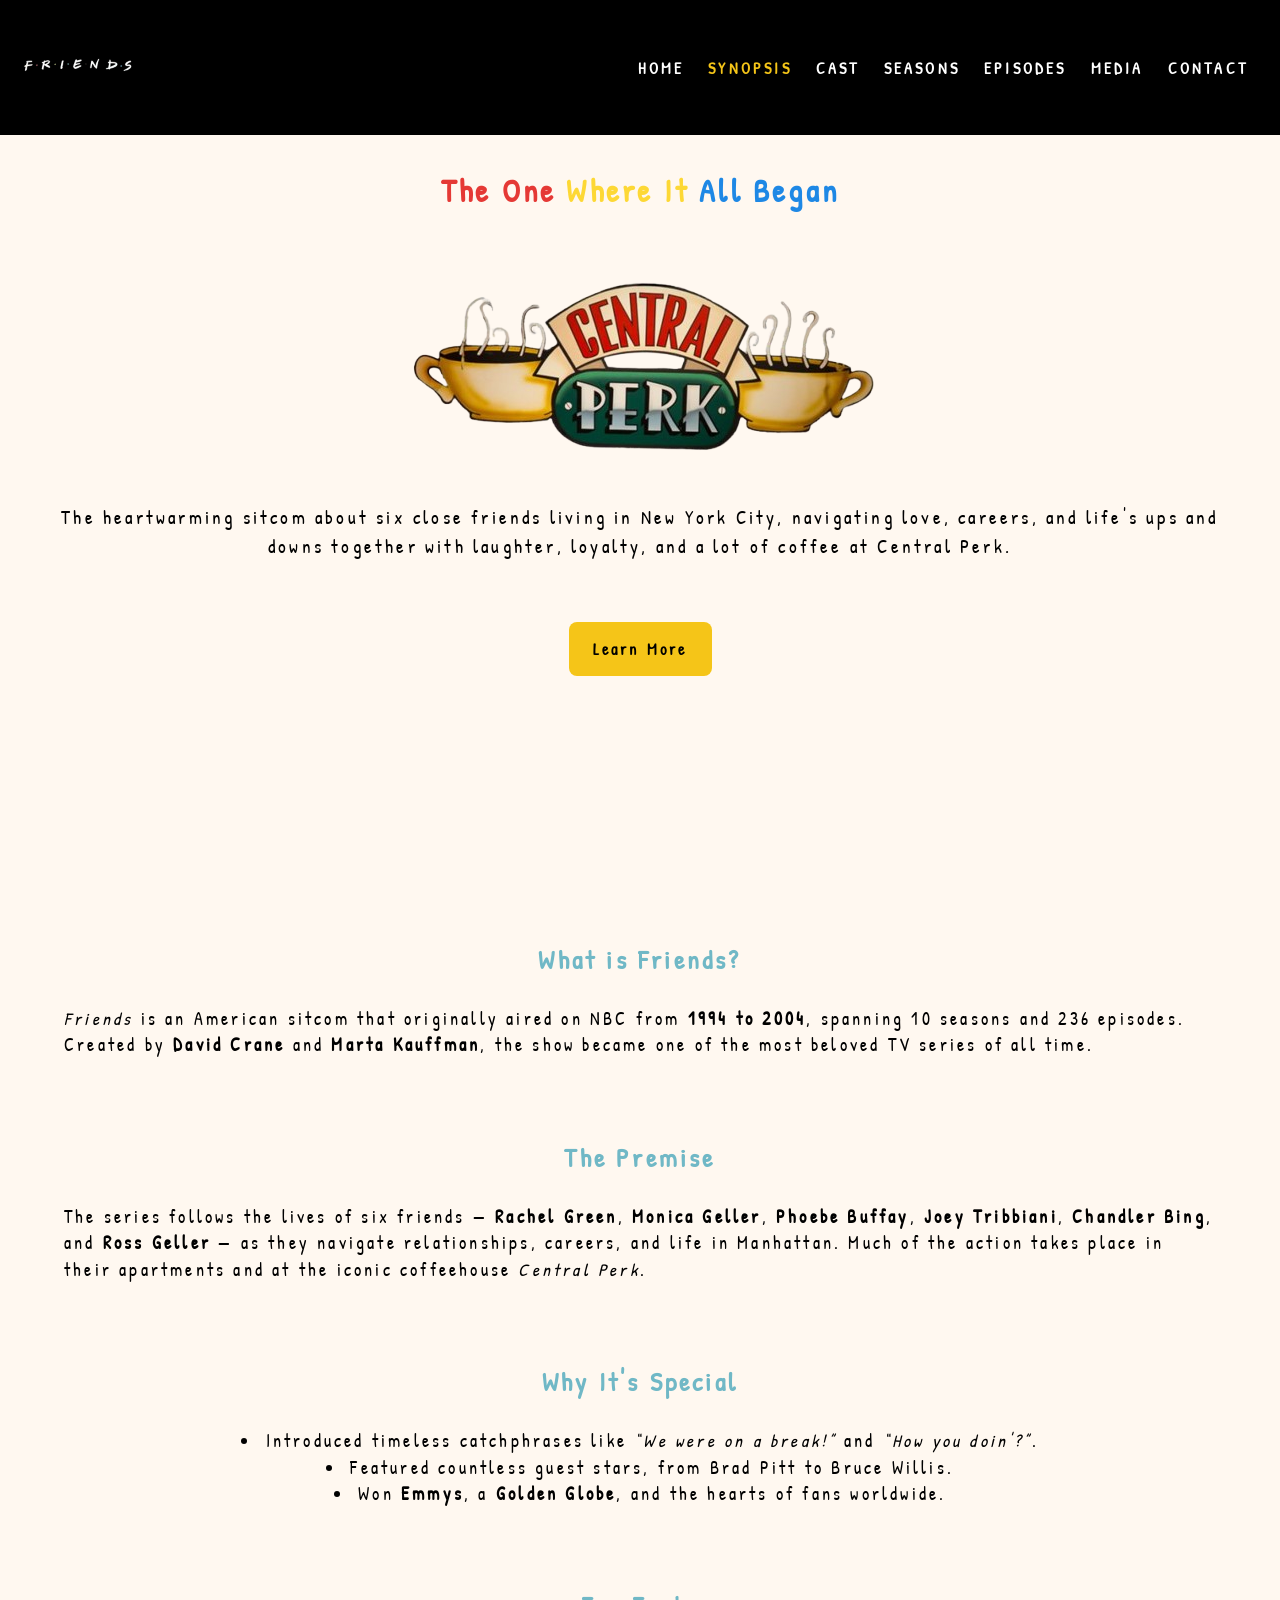
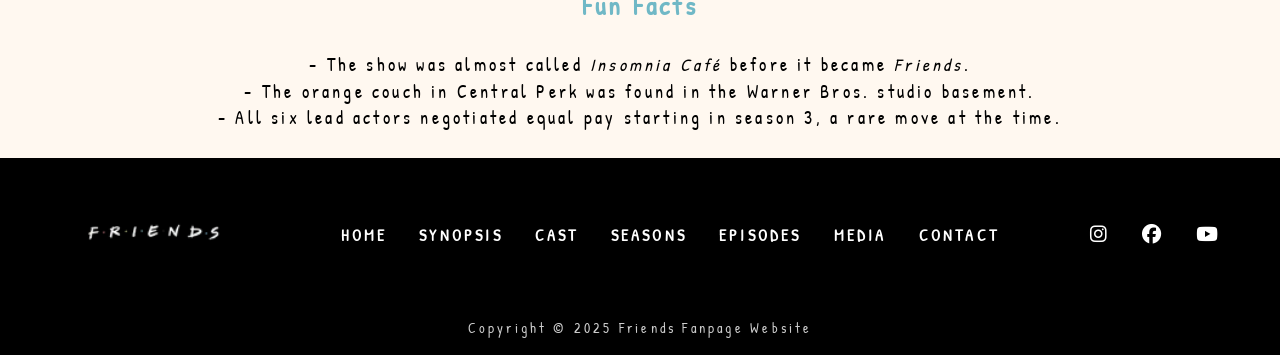
<file: pages/synopsis.html>
<!DOCTYPE html>
<html lang="en">
<head>
    <meta charset="UTF-8">
    <meta name="viewport" content="width=device-width, initial-scale=1.0">
    <title>Synopsis</title>
    <link rel="stylesheet" href="../css/styles.css">
    <link href="https://fonts.googleapis.com/css2?family=Patrick+Hand&display=swap" rel="stylesheet">
    <link rel="stylesheet" href="https://cdnjs.cloudflare.com/ajax/libs/font-awesome/6.5.0/css/all.min.css">
</head>
<body id="top">
    <div class="navbar">
        <div class="nav-container">
            <a href="../index.html" class="nav-logo">
                <img src="../media/logo.png" alt="Friends Logo">
            </a>
            <input type="checkbox" id="nav-toggle" class="nav-toggle">
            <label for="nav-toggle" class="nav-burger">☰</label>
            <ul class="nav-links">
                <li><a href="../index.html">Home</a></li>
                <li><a href="synopsis.html" class="active">Synopsis</a></li>
                <li><a href="cast.html">Cast</a></li>
                <li><a href="seasons.html">Seasons</a></li>
                <li><a href="episodes.html">Episodes</a></li>
                <li><a href="media.html">Media</a></li>
                <li><a href="contact.html">Contact</a></li>
            </ul>
        </div>
    </div>
    <header id="synopsis">
        <div>
            <h1><span class="red">The One</span> <span class="yellow">Where It</span> <span class="blue">All Began</span></h1>
            <p>
                The heartwarming sitcom about six close friends living in New York City, navigating love, careers, and life's ups and downs together with laughter, loyalty, and a lot of coffee at Central Perk.
            </p>
            <a href="#history" class="button">Learn More</a> 
        </div>  
    </header>
    <section>
        <div id="history">
            <div>
                <h2 class="light-blue">What is Friends?</h2>
                <p>
                    <em>Friends</em> is an American sitcom that originally aired on NBC from 
                    <strong>1994 to 2004</strong>, spanning 10 seasons and 236 episodes. 
                    Created by <strong>David Crane</strong> and <strong>Marta Kauffman</strong>, 
                    the show became one of the most beloved TV series of all time.
                </p> 
            </div>
            <br>
            <div>
                <h2 class="light-blue">The Premise</h2>
                <p>
                    The series follows the lives of six friends — 
                    <strong>Rachel Green</strong>, <strong>Monica Geller</strong>, <strong>Phoebe Buffay</strong>, 
                    <strong>Joey Tribbiani</strong>, <strong>Chandler Bing</strong>, and <strong>Ross Geller</strong> — 
                    as they navigate relationships, careers, and life in Manhattan. 
                    Much of the action takes place in their apartments and at the iconic coffeehouse <em>Central Perk</em>.
                </p> 
            </div>
            <br>
            <div>
                <h2 class="light-blue">Why It's Special</h2>
                <ul class="center">
                    <li>Introduced timeless catchphrases like <em>“We were on a break!”</em> and <em>“How you doin'?”</em>.</li>
                    <li>Featured countless guest stars, from Brad Pitt to Bruce Willis.</li>
                    <li>Won <strong>Emmys</strong>, a <strong>Golden Globe</strong>, and the hearts of fans worldwide.</li>
                </ul> 
            </div>
            <br>
            <div>
                <h2 class="light-blue">Fun Facts</h2>
                <p class="center">
                    - The show was almost called <em>Insomnia Café</em> before it became <em>Friends</em>.<br>
                    - The orange couch in Central Perk was found in the Warner Bros. studio basement.<br>
                    - All six lead actors negotiated equal pay starting in season 3, a rare move at the time.
                </p> 
            </div> 
            <br>
        </div>
    </section>
    <footer class="site-footer">
        <div class="footer-top">
            <div class="footer-logo">
                <a href="../index.html"><img src="../media/logo.png" alt="Friends Logo"></a>
            </div>

            <ul class="footer-nav">
                <li><a href="../index.html">Home</a></li>
                <li><a href="synopsis.html">Synopsis</a></li>
                <li><a href="cast.html">Cast</a></li>
                <li><a href="seasons.html">Seasons</a></li>
                <li><a href="episodes.html">Episodes</a></li>
                <li><a href="media.html">Media</a></li>
                <li><a href="contact.html">Contact</a></li>
            </ul>
            <a href="#top" class="back-to-top">Go the top↑</a>

            <div class="footer-socials">
                <a href="https://www.instagram.com/friends" target="_blank" aria-label="Instagram"><i class="fa-brands fa-instagram"></i></a>
                <a href="https://www.facebook.com/friends.tv" target="_blank" aria-label="Facebook"><i class="fa-brands fa-facebook"></i></a>
                <a href="https://www.youtube.com/@Friends" target="_blank" aria-label="YouTube"><i class="fa-brands fa-youtube"></i></a>
            </div>
        </div>

        <p class="footer-copy">Copyright &copy; 2025 Friends Fanpage Website</p>
    </footer>
</body>
</html>
</file>
<file: css/styles.css>
@font-face{
    font-family: 'FriendsFont';
    src: url('../fonts/friends.TTF') format('truetype');
}

*{
    margin: 0;
    padding: 0;
    box-sizing: border-box;
}

body{
    background: #fff8f0;
    line-height: 1.5;
    font-family: "Patrick Hand", cursive;
    letter-spacing: .2em;
}

.red{color: #e53935;}
.yellow{color: #fdd835;}
.blue{color: #1e88e5;}
.purple{color: #9C8CD4;}
.dark-green{color: rgb(12, 70, 12);}
.light-blue{color: #70B8C6;}

/* MAIN BUTTON */

.button{
    background: #f5c518;
    color: #000;
    font-weight: 700;
    padding: 1em 1.5em;
    margin: 1em 0;
    border: none;
    border-radius: 0.5em;
    text-decoration: none;
    font-size: 1rem;
    cursor: pointer;
    transition: background-color 0.3s ease;
}

.button:hover,
.button:focus{
    background: #ddb70f;
}

/* NAVIGATION */

.back-to-top{
    display:none;
}

.navbar{
    background: #000000;
}

.navbar .nav-container{
    margin: 0 auto;
    height: 15vh;
    display: flex;
    justify-content: space-between;
    align-items: center;
}

.nav-toggle{display:none}
.nav-burger{display:none}

.navbar .nav-links{
    padding: 2em;
    list-style: none;
    display: flex;
    gap: 1.5rem;
}

.navbar .nav-links li a{
    color: #fff;
    text-decoration: none;
    font-weight: 700;
    font-size: 1rem;
    text-transform: uppercase;
    transition: color 0.3s ease;
}
.navbar .nav-links li a.active{
    color: #f5c518;
}
.navbar .nav-links li a:hover,
.navbar .nav-links li a:focus{
    color: #9C8CD4;
}


/* HEADERS */

.main-header{
    background: #ffffff;
    text-align: center;
    padding: 4em 2em;
    flex-shrink: 0;
    min-height: 36em;
}
.main-header .title, .main-header h2{
    font-family:  'FriendsFont', sans-serif;  
    font-size: 1.6rem;
    letter-spacing:  0.2em;
    margin-top: 2em;
    margin-bottom: 0.5em;
}
.title{
    font-weight: bold;
    font-size: 1.2em;
    vertical-align:  middle;
}
.main-header p{
    font-size: 1.125rem;
    margin-top: 2em;
    margin-bottom: 5em;
    color: #666;
}

#synopsis{
    width: 100%;
    height: 80vh;
    text-align: center;
    background-image: url(../media/central-perk.png);
    background-repeat: no-repeat;
    background-position: top;
}
#synopsis h1{
    margin: 1em 0;
}
.center{
    text-align: center;
    list-style-position: inside;
}
#synopsis p,
#cast p,
#seasons p,
#media p{
    padding: 3em;
    margin-top: 12em;
    margin-bottom: 1em;
    font-size: 1.2em;
}

#cast{
    width: 100%;
    height: 80vh;
    text-align: center;
    background-image: url(../media/behind.png);
    background-repeat: no-repeat;
    background-position: 50% 25%;
}
#cast h1,
#seasons h1,
#episodes h1,
#media h1{
    margin: 1em;
}

#seasons{
    width: 100%;
    height: 80vh;
    text-align: center;
    background-image: url(../media/seasons-image.jpg);
    background-repeat: no-repeat;
    background-position: 50% 25%;
}

#episodes{
    width: 100%;
    height: 80vh;
    text-align: center;
    background-image: url(../media/intro.gif);
    background-repeat: no-repeat;
    background-position: 50% 25%;
}
#episodes p{
    margin-top: 20em;
    margin-bottom: 3em;
}

#media{
    width: 100%;
    height: 80vh;
    text-align: center;
    background-image: url(../media/collage.jpg);
    background-repeat: no-repeat;
    background-position: 50% 25%;
}

/* SECTIONS */

.main-section{
    padding: 3em 2em;
    text-align: center;
    flex-grow: 1;
}

.main-section h2{
    font-size: 1.75rem;
    margin: 1.5em;
    color: #f5c518;
}

.cards{
    display: grid;
    grid-template-columns: repeat(auto-fit,minmax(14em,1fr));
    gap: 2em;
    max-width: 60em;
    margin: 0 auto;
}

.card{
    background: #fff;
    padding: 2em;
    border-radius: 1em;
    box-shadow: 0 0 0.5em rgba(0,0,0,0.1);
    color: #333;
    text-decoration: none;
    transition: transform 0.3s ease, box-shadow 0.3s ease;
}

.card:hover,
.card:focus{
    transform: translateY(-0.3em);
    box-shadow: 0 0.5em 1em rgba(0,0,0,0.15);
}

.card img{
    width: 100%;
    height: 18em;
    border: 0;
}

.card h3{
    font-size: 1.3rem;
    margin-bottom: 0.5em;
}

.card p{
    font-size: 1rem;
    margin-top: 0.7em;
    color: #555;
}

#history{
    width: 90vw;
    margin: 0 auto;
    font-size: 1.1em;
}
#history h2{
    margin-bottom: 1em;
    margin-top: 2em;
    text-align: center;
}

#meet-cast h2{
    margin: 1.5em;
    text-align: center;
}

#watch-seasons,
#watch-seasons h2,
#watch-episodes h2{
    text-align: center;
    margin: 1em 0;
}
.season-card{
    height: 23em;
    background: #fff;
    padding: 2em;
    border-radius: 1em;
    box-shadow: 0 0 0.5em rgba(0,0,0,0.1);
    color: #333;
    text-decoration: none;
    transition: transform 0.3s ease, box-shadow 0.3s ease;
}
.season-card h3{
    margin-bottom: 1em;
}
.season-card p{
    margin-bottom: 3em;
    min-height: 10em;
}
.episode-card{
  background:#fff;
  padding:1.5em;
  border-radius:0.6em;
  margin-bottom:2em;
  max-width:40em;
  margin-left:auto;
  margin-right:auto;
  box-shadow:0 0.8em 1.6em rgba(0,0,0,0.08);
  text-align:center;
}
.episode-card h3{
    min-height: 3em;
}
.episode-card p{
    margin: 1em 0;
    min-height: 5em;
}

.media-gallery{
  text-align:center; 
  margin-top:2em;
}

.media-gallery img{
  width: 100%; 
  max-width: 80vw; 
  height: 30em;           
  margin: 1em 2em;    
  border-radius:0.6em;   
  box-shadow:0 0.8em 1.2em rgba(0,0,0,0.15);
        
}
.media-gallery img:hover{
  transform:scale(1.03);
  transition:transform 0.25s ease;
}

.contact-wrap{
  max-width:70em;
  margin:2em auto;
  padding:0 2em;
  text-align:center;
}

.contact-info,
.contact-form{
  display:inline-block;
  width:45%;
  vertical-align:top;
  margin:0 1.5% 2em 1.5%;
  background:#fff;
  padding:2em;
  border-radius:0.8em;
  box-shadow:0 1em 2em rgba(0,0,0,0.08);
  text-align:left;
}

.contact-info h2,
.contact-form h2{
  font-size:1.6rem;
  margin-bottom:0.6em;
  color:#333;
}

.contact-info a{
    text-decoration: none;
    color: #1e88e5;
}

.contact-list{
  margin-top:0.8em;
  padding-left:1.4em;
  line-height:1.6;
}

.contact-form label{
  display:block;
  margin-top:1em;
  font-weight:700;
}

.contact-form input,
.contact-form select,
.contact-form textarea{
  width:100%;
  padding:1em;
  margin-top:0.4em;
  border:0.12em solid #ccc;
  border-radius:0.6em;
  background:#fafafa;
  font-size:1rem;
  outline:none;
}

.contact-form input:focus,
.contact-form select:focus,
.contact-form textarea:focus{
  border-color:#f5c518; 
  background:#fff;
}


/* FOOTER */

.site-footer{
    background: #000;
    color: #fff;
    text-align: center;
    padding: 1em;
}

.footer-top{
    display: flex;
    justify-content: space-evenly;
    align-items: center;
    gap: 3em;
    flex-wrap: nowrap;
}

.footer-logo img{
    width: 12em;
    height: auto;
}

.footer-nav{
    display: flex;
    justify-content: center;
    gap: 2em;
    list-style: none;
    padding: 0;
    margin: 0;
}

.footer-nav a{
    color: #fff;
    text-decoration: none;
    font-weight: 700;
    text-transform: uppercase;
    transition: color 0.3s ease;
}

.footer-nav a:hover{
    color: #f5c518; 
}

.footer-socials{
    display: flex;
    gap: 2em;
}

.footer-socials a{
    color: #fff;
    font-size: 1.2em;
    transition: color 0.3s ease, transform 0.3s ease;
}
.footer-socials a:hover{
    color: #f5c518;
    transform:translateY(-0.2em);
}

.footer-copy{
    margin-top: 1.5em;
    font-size: .9rem;
    opacity: .8;
}

/* MEDIA QUERIES */

@media(max-width: 480px){
    .cards{
        grid-template-columns: 1;
        gap: 1em;
        min-width: none;
    }
    .card,
    .season-card{
        padding: 1.2em;
        border-radius: 4px;
        box-shadow:0 0.4em 0.8em rgba(0,0,0,0.08);
    }
    .card h3,
    .season-card h3{
        font-size: 1rem;
    }
    .card p,
    .season-card p{
        font-size: 0.8rem;
        line-height: 1.6;
    }

    #synopsis p,
    #cast p,
    #seasons p,
    #episodes p,
    #media p{
        padding: 1em;
        margin-top: 13em;
        margin-bottom: 2em;
        font-size: 1em;
    }
    #cast h1,
    #seasons h1,
    #episodes h1,
    #media h1{
        margin-bottom: 1em;
        font-size: 1.6em;
    }
    #history
    {
        width: 80vw;
        text-align: center;
        font-size: .8em;
    }
    #history h2{
        margin-bottom: .8em;
    }
    
    #synopsis{
        width: 100%;
        height: 60vh;
        background-position: 50% 30%;
        background-size: contain;
    }
    #cast,
    #seasons,
    #episodes,
    #media{
        background-size: contain;
    }
    .contact-info,
    .contact-form{
        display:block;         
        width:100%;
        margin:0 0 1.2em 0;
        padding:1.2em;
        border-radius:0.8em;
    }
    .footer-logo img{ 
        width:7em; 
    }
    .back-to-top{
        font-size: .8em;
        white-space: nowrap;
    }
    .footer-social a{ 
        font-size:1rem; 
    }
}

@media (min-width:481px) and (max-width:767px){
    .card,
    .season-card,
    .episode-card{
        width:100%;
        min-height:auto;
        padding:1.5em;
        margin:0 auto;
    }
}

@media(max-width: 768px){
    .navbar .nav-container{
        display: flex;
        justify-content: space-between;
        align-items: center;
        height: auto;
        padding: 1em 1.5em;   
        position: relative;   
        z-index: 1;
    }
    .nav-logo{
        position: relative;
        z-index: 2;
    }
    .nav-burger{
        display: inline-block;
        position: absolute;
        right: 2em;
        top: 3em;
        color: #fff;
        background: #000;
        border: 3px solid rgba(255,255,255,0.3);
        border-radius: 4px;
        padding: 0.4em 0.8em;
        font-weight: 700;
        cursor: pointer;
        z-index: 3;
        user-select: none;
    }
    .navbar .nav-links{
        position: absolute;
        top: 0;
        left: 0;
        right: 0;
        display: block;
        padding: 0;
        margin: 0;
        max-height: 0;
        overflow: hidden;
        background: #000;
        border-bottom: 2px solid rgba(255,255,255,0.2);
        z-index: 1;
    }
    .navbar .nav-links li{
        display: block;
        margin: 0;
    }
    .navbar .nav-links li a{
        display: block;
        padding: 1em 1.2em;
        border-bottom: 2px solid rgba(255,255,255,0.08);
    }
    .nav-toggle:checked + .nav-burger + .nav-links{
        position: absolute;
        top: 8em; 
        max-height: 80vh; 
        z-index: 2;        
    }
    .navbar{
        position: relative;
    }

    #synopsis,
    #seasons,
    #episodes,
    #media{
        height: 95vh;
    }
    #history
    {
        width: 80vw;
        text-align: center;
        font-size: 1em;
    }
    #history h2{
        margin-bottom: 1em;
    }
    .cards{
        grid-template-columns: repeat(auto-fit,minmax(18em,1fr));
        gap: 1.5em;
        padding: 0 1em;
    }
    .card,
    .season-card{
        padding: 1.5em;
        border-radius: 3px;
    }
    .card h3,
    .season-card h3{
        font-size: 1.2rem;
    }

    .card p,
    .season-card p{
        font-size: 0.95rem;
        line-height: 1.6;
    }
    .media-gallery{
        display: flex;
        flex-wrap: wrap;
        justify-content: center;
        gap: 1em;
        padding: 1em;
    }
    .media-gallery img{
        width: 100%;
        max-width: 35em;       
        height: 14em;          
            
    }
    .footer-nav{
        display: none;
    }
    .back-to-top{
        display: block;
        text-align: center;
        color: #fff;
        font-size: 1.2em;
        transition: color 0.3s ease, transform 0.3s ease;
        text-transform: uppercase;
        text-decoration: none;
        white-space: nowrap;
    }
    .back-to-top:hover{
        color: #f5c518;
        transform:translateY(-0.2em)
    }
}

@media(min-width: 769px) and (max-width:1024px){
    #history
    {
        width: 80vw;
        text-align: center;
        font-size: 1em;
    }
    #history h2{
        margin-bottom: 1em;
        margin-top: 2em;
    }
    .site-footer{
        width: 100vw;
    }
    .footer-nav{
        display: none;
    }
    .back-to-top{
        display: block;
        text-align: center;
        color: #fff;
        font-size: 1.2em;
        transition: color 0.3s ease, transform 0.3s ease;
        text-transform: uppercase;
        text-decoration: none;
    }
    .back-to-top:hover{
        color: #f5c518;
        transform:translateY(-0.2em)
    }
}
</file>
